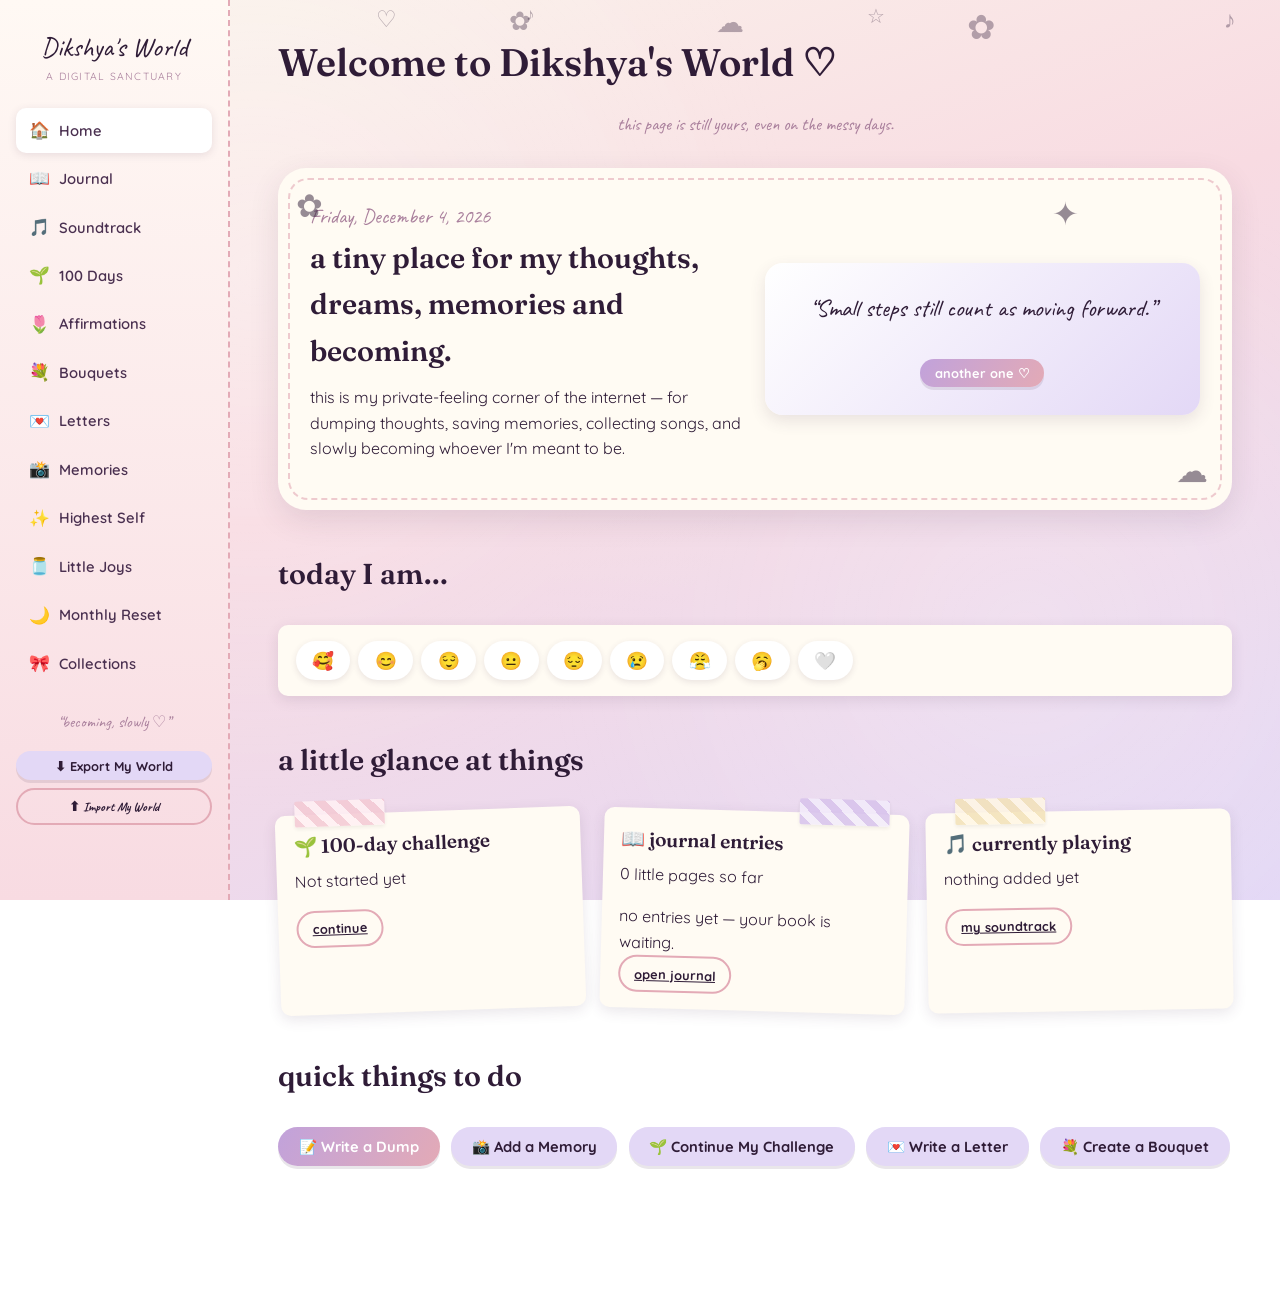
<file: index.html>
<!DOCTYPE html>
<html lang="en">
<head>
<meta charset="UTF-8">
<meta name="viewport" content="width=device-width, initial-scale=1.0">
<title>Dikshya's World ♡</title>
<meta name="description" content="a tiny place for my thoughts, dreams, memories and becoming.">
<link rel="stylesheet" href="css/style.css">
<link rel="stylesheet" href="css/components.css">
<link rel="stylesheet" href="css/responsive.css">
</head>
<body>

<div class="floaties" id="floaties" aria-hidden="true"></div>
<div class="nav-overlay hidden" id="navOverlay"></div>

<button class="hamburger-btn" id="hamburgerBtn" aria-label="Open menu">☰</button>

<div class="app-shell">

  <aside class="sidebar">
    <a href="index.html" class="brand">Dikshya's World<span>a digital sanctuary</span></a>
    <nav aria-label="Main navigation">
      <ul class="nav-list" id="sidebarNavList"></ul>
    </nav>
    <div class="sidebar-foot">
      <p>“becoming, slowly ♡”</p>
      <button class="btn btn-sm btn-soft" id="exportWorldBtn" style="width:100%;margin-bottom:.5rem;">⬇ Export My World</button>
      <label class="btn btn-sm btn-outline" style="width:100%;text-align:center;display:block;cursor:pointer;">
        ⬆ Import My World
        <input type="file" id="importWorldInput" accept="application/json" class="sr-only">
      </label>
    </div>
  </aside>

  <main class="page-content" id="homeDashboard">
    <header class="page-header">
      <h1>Welcome to Dikshya's World <span class="accent">♡</span></h1>
      <p class="rotating-line" id="rotatingMessage"></p>
    </header>

    <section class="section scrapbook-hero">
      <span class="hero-doodle" style="top:12px; left:18px;">✿</span>
      <span class="hero-doodle" style="bottom:14px; right:24px;">☁︎</span>
      <span class="hero-doodle" style="top:20px; right:16%;">✦</span>
      <div class="grid grid-2" style="align-items:center;">
        <div>
          <span class="eyebrow" id="todayDate"></span>
          <h2>a tiny place for my thoughts,<br>dreams, memories and becoming.</h2>
          <p>this is my private-feeling corner of the internet — for dumping thoughts, saving memories, collecting songs, and slowly becoming whoever I'm meant to be.</p>
        </div>
        <div class="affirmation-spotlight">
          <p id="homeAffirmation">“…”</p>
          <button class="btn btn-sm btn-primary" id="anotherAffirmationBtn">another one ♡</button>
        </div>
      </div>
    </section>

    <section class="section">
      <div class="section-title-row"><h2>today I am…</h2></div>
      <div class="paper-card">
        <div class="mood-row" id="homeMoodPicker"></div>
      </div>
    </section>

    <section class="section">
      <div class="section-title-row"><h2>a little glance at things</h2></div>
      <div class="grid grid-3">
        <div class="paper-card tilt-1">
          <span class="washi pink" style="left:20px;"></span>
          <h3>🌱 100-day challenge</h3>
          <p id="stat-challenge">—</p>
          <a href="challenge.html" class="btn btn-sm btn-outline">continue</a>
        </div>
        <div class="paper-card tilt-2">
          <span class="washi purple" style="right:20px;"></span>
          <h3>📖 journal entries</h3>
          <p><span id="stat-journal-count">0</span> little pages so far</p>
          <div id="stat-journal-latest" class="entry-snippet"></div>
          <a href="journal.html" class="btn btn-sm btn-outline">open journal</a>
        </div>
        <div class="paper-card tilt-3">
          <span class="washi gold" style="left:30px;"></span>
          <h3>🎵 currently playing</h3>
          <p id="stat-song">—</p>
          <a href="music.html" class="btn btn-sm btn-outline">my soundtrack</a>
        </div>
      </div>
    </section>

    <section class="section">
      <div class="section-title-row"><h2>quick things to do</h2></div>
      <div class="quick-actions">
        <button class="btn btn-primary" data-goto="journal.html">📝 Write a Dump</button>
        <button class="btn btn-soft" data-goto="memories.html">📸 Add a Memory</button>
        <button class="btn btn-soft" data-goto="challenge.html">🌱 Continue My Challenge</button>
        <button class="btn btn-soft" data-goto="letters.html">💌 Write a Letter</button>
        <button class="btn btn-soft" data-goto="bouquets.html">💐 Create a Bouquet</button>
      </div>
    </section>
  </main>
</div>

<nav class="bottom-nav" id="bottomNavList" aria-label="Mobile navigation"></nav>

<script src="js/storage.js"></script>
<script src="js/app.js"></script>
</body>
</html>
</file>
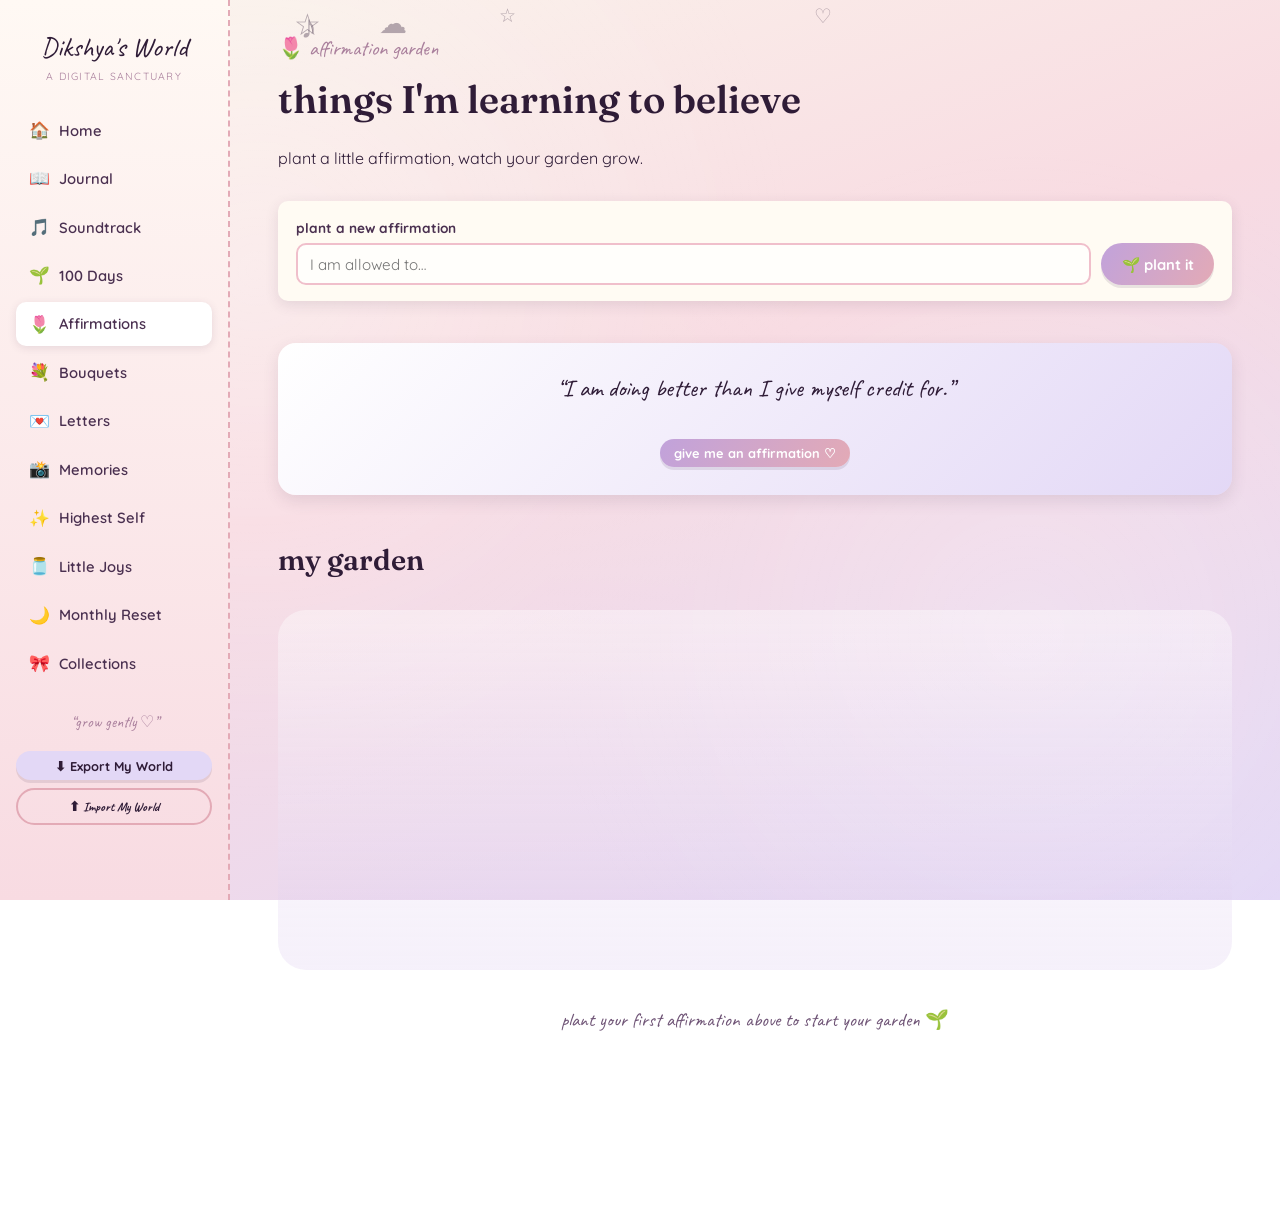
<file: affirmations.html>
<!DOCTYPE html>
<html lang="en">
<head>
<meta charset="UTF-8">
<meta name="viewport" content="width=device-width, initial-scale=1.0">
<title>Affirmation Garden · Dikshya's World</title>
<link rel="stylesheet" href="css/style.css">
<link rel="stylesheet" href="css/components.css">
<link rel="stylesheet" href="css/responsive.css">
</head>
<body>
<div class="floaties" id="floaties" aria-hidden="true"></div>
<div class="nav-overlay hidden" id="navOverlay"></div>
<button class="hamburger-btn" id="hamburgerBtn" aria-label="Open menu">☰</button>

<div class="app-shell">
  <aside class="sidebar">
    <a href="index.html" class="brand">Dikshya's World<span>a digital sanctuary</span></a>
    <nav aria-label="Main navigation"><ul class="nav-list" id="sidebarNavList"></ul></nav>
    <div class="sidebar-foot">
      <p>“grow gently ♡”</p>
      <button class="btn btn-sm btn-soft" id="exportWorldBtn" style="width:100%;margin-bottom:.5rem;">⬇ Export My World</button>
      <label class="btn btn-sm btn-outline" style="width:100%;text-align:center;display:block;cursor:pointer;">⬆ Import My World
        <input type="file" id="importWorldInput" accept="application/json" class="sr-only">
      </label>
    </div>
  </aside>

  <main class="page-content">
    <header class="page-header">
      <span class="eyebrow">🌷 affirmation garden</span>
      <h1>things I'm learning to believe</h1>
      <p>plant a little affirmation, watch your garden grow.</p>
    </header>

    <section class="section">
      <div class="paper-card">
        <label for="newAffirmation">plant a new affirmation</label>
        <div style="display:flex;gap:.6rem;flex-wrap:wrap;">
          <input type="text" id="newAffirmation" placeholder="I am allowed to…" style="flex:1;min-width:220px;margin-bottom:0;">
          <button class="btn btn-primary" id="addAffirmationBtn">🌱 plant it</button>
        </div>
      </div>
    </section>

    <section class="section">
      <div class="affirmation-spotlight">
        <p id="spotlightText">“…”</p>
        <button class="btn btn-sm btn-primary" id="giveMeOneBtn">give me an affirmation ♡</button>
      </div>
    </section>

    <section class="section">
      <div class="section-title-row"><h2>my garden</h2></div>
      <div class="garden" id="gardenGrid"></div>
      <p class="empty-state" id="gardenEmpty" style="display:none;">plant your first affirmation above to start your garden 🌱</p>
    </section>
  </main>
</div>

<nav class="bottom-nav" id="bottomNavList" aria-label="Mobile navigation"></nav>

<div class="modal-backdrop hidden" id="flowerModalBackdrop">
  <div class="modal">
    <button class="btn btn-sm btn-icon modal-close" id="closeFlowerModal" aria-label="Close">✕</button>
    <p class="big-quote" id="flowerModalText">“…”</p>
    <div class="quick-actions" style="justify-content:center;">
      <button class="btn btn-soft" id="favoriteFlowerBtn">★ favorite</button>
      <button class="btn btn-outline" id="editFlowerBtn">edit</button>
      <button class="btn btn-danger" id="deleteFlowerBtn">delete</button>
    </div>
  </div>
</div>

<script src="js/storage.js"></script>
<script src="js/app.js"></script>
<script src="js/affirmations.js"></script>
</body>
</html>
</file>
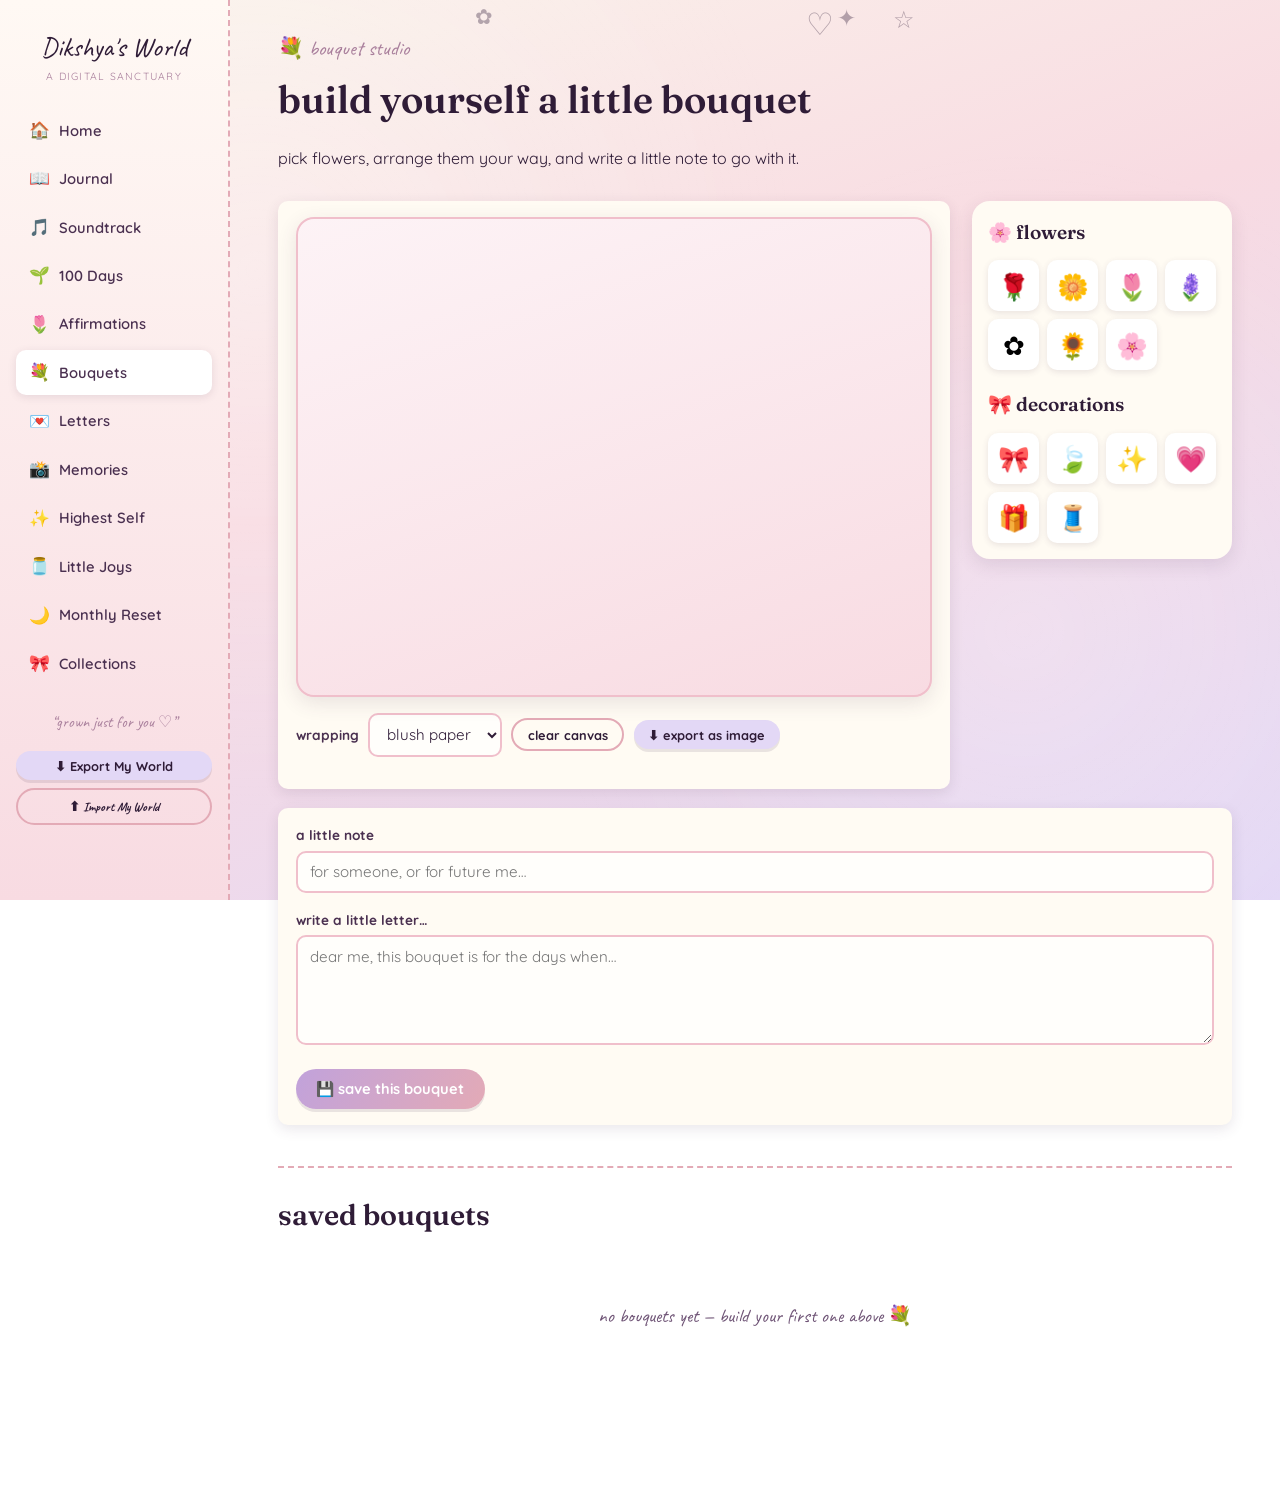
<file: bouquets.html>
<!DOCTYPE html>
<html lang="en">
<head>
<meta charset="UTF-8">
<meta name="viewport" content="width=device-width, initial-scale=1.0">
<title>Bouquet Studio · Dikshya's World</title>
<link rel="stylesheet" href="css/style.css">
<link rel="stylesheet" href="css/components.css">
<link rel="stylesheet" href="css/journal.css">
<link rel="stylesheet" href="css/responsive.css">
</head>
<body>
<div class="floaties" id="floaties" aria-hidden="true"></div>
<div class="nav-overlay hidden" id="navOverlay"></div>
<button class="hamburger-btn" id="hamburgerBtn" aria-label="Open menu">☰</button>

<div class="app-shell">
  <aside class="sidebar">
    <a href="index.html" class="brand">Dikshya's World<span>a digital sanctuary</span></a>
    <nav aria-label="Main navigation"><ul class="nav-list" id="sidebarNavList"></ul></nav>
    <div class="sidebar-foot">
      <p>“grown just for you ♡”</p>
      <button class="btn btn-sm btn-soft" id="exportWorldBtn" style="width:100%;margin-bottom:.5rem;">⬇ Export My World</button>
      <label class="btn btn-sm btn-outline" style="width:100%;text-align:center;display:block;cursor:pointer;">⬆ Import My World
        <input type="file" id="importWorldInput" accept="application/json" class="sr-only">
      </label>
    </div>
  </aside>

  <main class="page-content">
    <header class="page-header">
      <span class="eyebrow">💐 bouquet studio</span>
      <h1>build yourself a little bouquet</h1>
      <p>pick flowers, arrange them your way, and write a little note to go with it.</p>
    </header>

    <section class="section">
      <div class="journal-layout">
        <div class="paper-card" style="min-height:520px;display:flex;flex-direction:column;">
          <div id="bouquetCanvasWrap" class="creative-canvas" style="flex:1;"></div>
          <div class="journal-toolbar">
            <label for="wrappingSelect" style="margin:0;">wrapping</label>
            <select id="wrappingSelect" style="width:auto;margin-bottom:0;">
              <option value="linear-gradient(160deg,#fdf3f6,#f8dbe2)">blush paper</option>
              <option value="linear-gradient(160deg,#f3ecfb,#e3d8f6)">lilac paper</option>
              <option value="linear-gradient(160deg,#fffefb,#f3e2b8)">kraft &amp; gold</option>
              <option value="linear-gradient(160deg,#eaf7ee,#d9f0e2)">sage green</option>
            </select>
            <button class="btn btn-sm btn-outline" id="clearCanvasBtn" type="button">clear canvas</button>
            <button class="btn btn-sm btn-soft" id="exportImageBtn" type="button">⬇ export as image</button>
          </div>
        </div>

        <aside class="sticker-drawer-panel">
          <div class="sticker-drawer">
            <h3 style="margin:0;">🌸 flowers</h3>
            <div class="palette-grid" id="flowerPalette"></div>
            <h3 style="margin:.4rem 0 0;">🎀 decorations</h3>
            <div class="palette-grid" id="decorPalette"></div>
          </div>
        </aside>
      </div>

      <div class="paper-card" style="margin-top:1.2rem;">
        <label for="bouquetNote">a little note</label>
        <input type="text" id="bouquetNote" placeholder="for someone, or for future me…">
        <label for="bouquetLetter">write a little letter…</label>
        <textarea id="bouquetLetter" placeholder="dear me, this bouquet is for the days when…"></textarea>
        <button class="btn btn-primary" id="saveBouquetBtn">💾 save this bouquet</button>
      </div>
    </section>

    <hr class="dashed">

    <section class="section">
      <div class="section-title-row"><h2>saved bouquets</h2></div>
      <div class="grid grid-3" id="bouquetGallery"></div>
      <p class="empty-state" id="bouquetEmpty" style="display:none;">no bouquets yet — build your first one above 💐</p>
    </section>
  </main>
</div>

<nav class="bottom-nav" id="bottomNavList" aria-label="Mobile navigation"></nav>

<script src="js/storage.js"></script>
<script src="js/app.js"></script>
<script src="js/stickers.js"></script>
<script src="js/bouquet.js"></script>
</body>
</html>
</file>
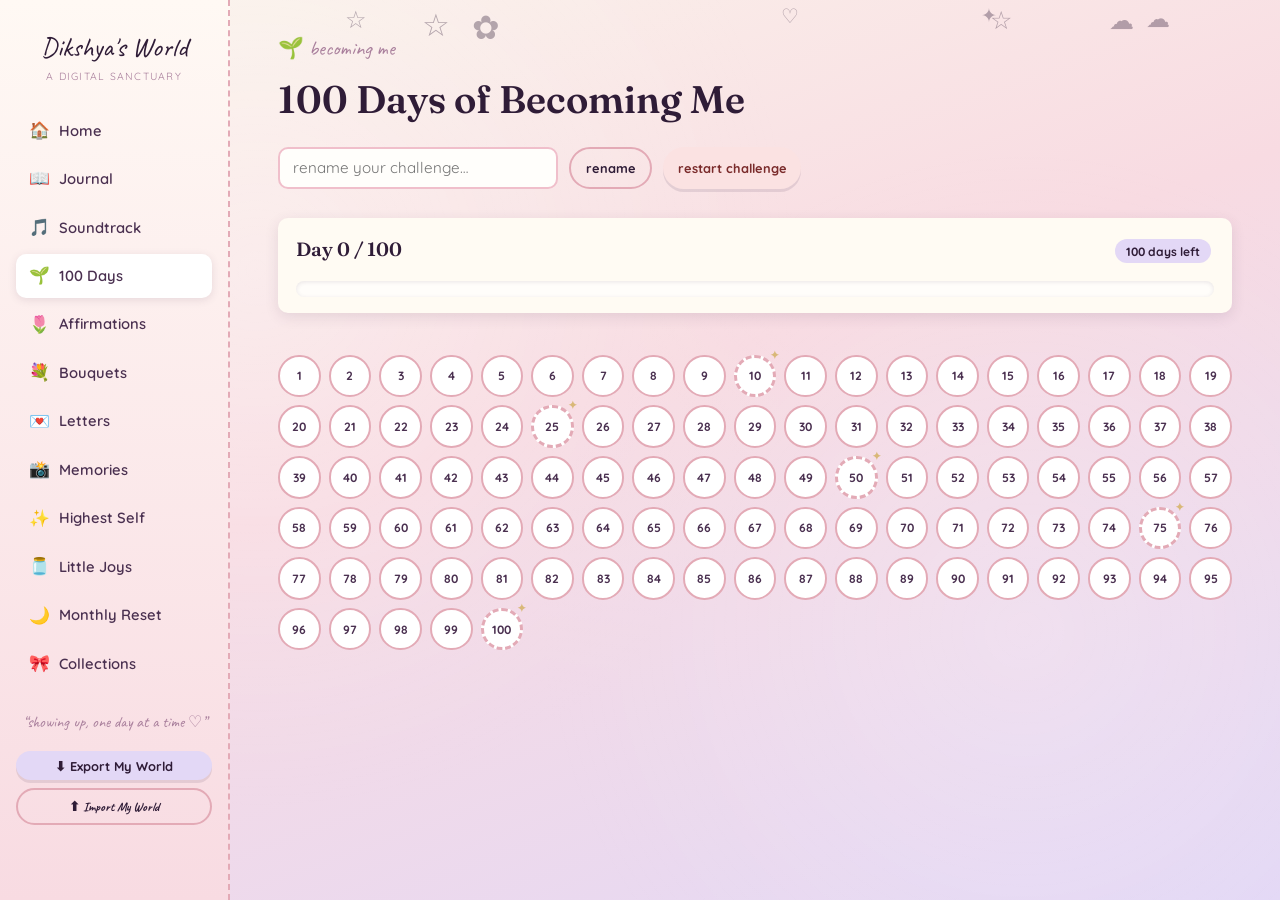
<file: challenge.html>
<!DOCTYPE html>
<html lang="en">
<head>
<meta charset="UTF-8">
<meta name="viewport" content="width=device-width, initial-scale=1.0">
<title>100 Days · Dikshya's World</title>
<link rel="stylesheet" href="css/style.css">
<link rel="stylesheet" href="css/components.css">
<link rel="stylesheet" href="css/responsive.css">
</head>
<body>
<div class="floaties" id="floaties" aria-hidden="true"></div>
<div class="nav-overlay hidden" id="navOverlay"></div>
<button class="hamburger-btn" id="hamburgerBtn" aria-label="Open menu">☰</button>

<div class="app-shell">
  <aside class="sidebar">
    <a href="index.html" class="brand">Dikshya's World<span>a digital sanctuary</span></a>
    <nav aria-label="Main navigation"><ul class="nav-list" id="sidebarNavList"></ul></nav>
    <div class="sidebar-foot">
      <p>“showing up, one day at a time ♡”</p>
      <button class="btn btn-sm btn-soft" id="exportWorldBtn" style="width:100%;margin-bottom:.5rem;">⬇ Export My World</button>
      <label class="btn btn-sm btn-outline" style="width:100%;text-align:center;display:block;cursor:pointer;">⬆ Import My World
        <input type="file" id="importWorldInput" accept="application/json" class="sr-only">
      </label>
    </div>
  </aside>

  <main class="page-content">
    <header class="page-header">
      <span class="eyebrow">🌱 becoming me</span>
      <h1 id="challengeName">100 Days of Becoming Me</h1>
      <div class="quick-actions">
        <input type="text" id="challengeNameInput" placeholder="rename your challenge…" style="max-width:280px;margin-bottom:0;">
        <button class="btn btn-sm btn-outline" id="renameBtn">rename</button>
        <button class="btn btn-sm btn-danger" id="resetChallengeBtn">restart challenge</button>
      </div>
    </header>

    <section class="section paper-card">
      <div class="section-title-row">
        <h3 id="progressLabel" style="margin:0;">Day 0 / 100</h3>
        <span id="daysLeftLabel" class="tag">100 days left</span>
      </div>
      <div class="progress-bar-track"><div class="progress-bar-fill" id="progressFill" style="width:0%;"></div></div>
    </section>

    <section class="section">
      <div class="day-grid" id="dayGrid"></div>
    </section>
  </main>
</div>

<nav class="bottom-nav" id="bottomNavList" aria-label="Mobile navigation"></nav>

<div class="modal-backdrop hidden" id="dayModalBackdrop">
  <div class="modal">
    <button class="btn btn-sm btn-icon modal-close" id="closeDayModal" aria-label="Close">✕</button>
    <h3 id="dayModalTitle">Day 1</h3>
    <label for="dayHabit">habit / task</label>
    <input type="text" id="dayHabit" placeholder="e.g. drink water, journal, walk">
    <label for="dayNote">note</label>
    <textarea id="dayNote" placeholder="how did today go?"></textarea>
    <label for="dayMood">mood</label>
    <div class="mood-row" id="dayModalMood"></div>
    <div class="quick-actions">
      <button class="btn btn-primary" id="saveDayBtn">save day</button>
      <button class="btn btn-soft" id="toggleDoneBtn">mark complete</button>
    </div>
  </div>
</div>

<script src="js/storage.js"></script>
<script src="js/app.js"></script>
<script src="js/challenge.js"></script>
</body>
</html>
</file>
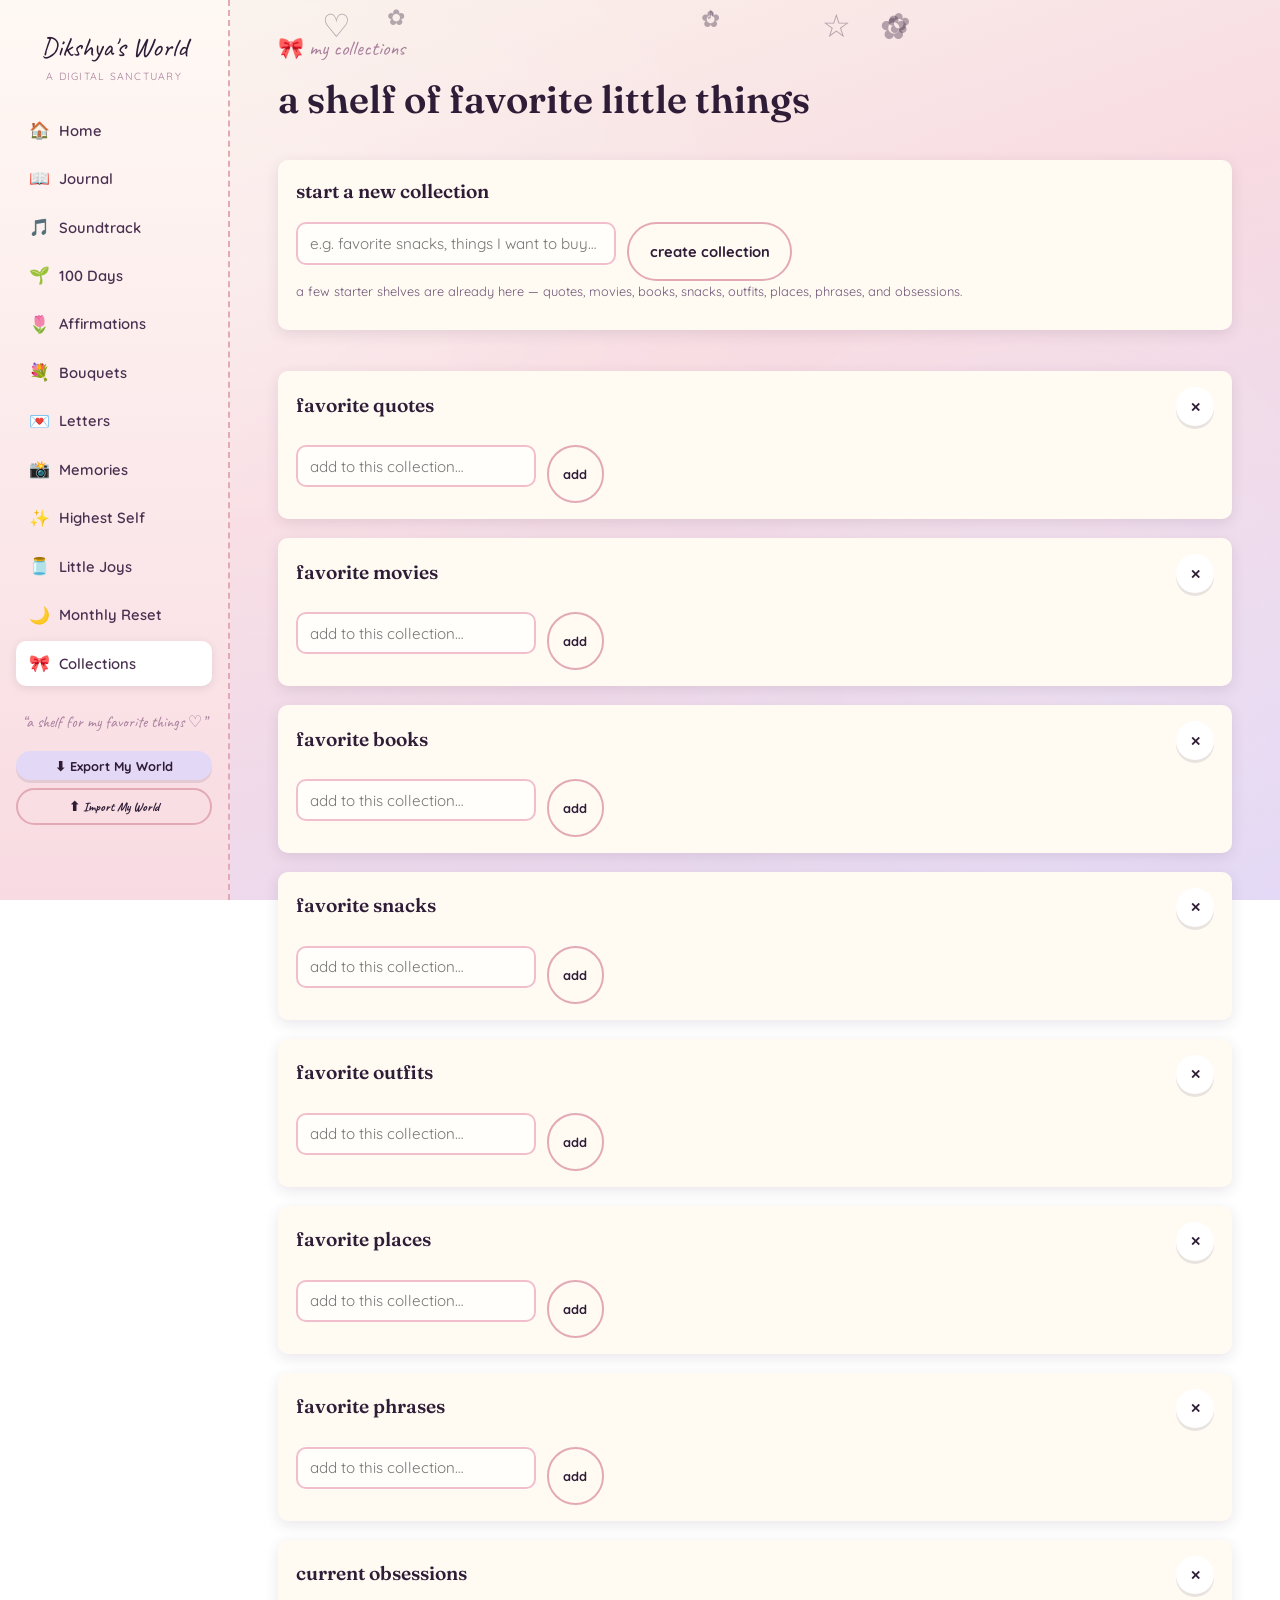
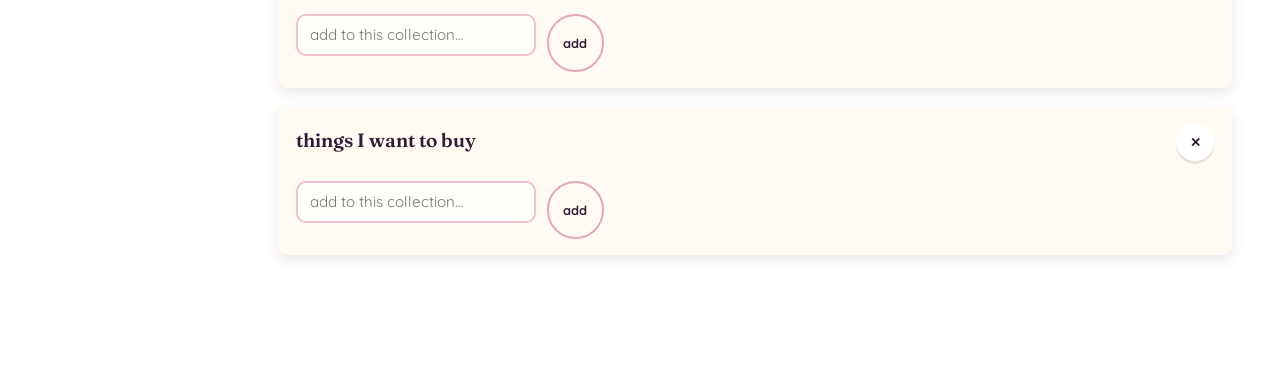
<file: collections.html>
<!DOCTYPE html>
<html lang="en">
<head>
<meta charset="UTF-8">
<meta name="viewport" content="width=device-width, initial-scale=1.0">
<title>Collections · Dikshya's World</title>
<link rel="stylesheet" href="css/style.css">
<link rel="stylesheet" href="css/components.css">
<link rel="stylesheet" href="css/responsive.css">
</head>
<body>
<div class="floaties" id="floaties" aria-hidden="true"></div>
<div class="nav-overlay hidden" id="navOverlay"></div>
<button class="hamburger-btn" id="hamburgerBtn" aria-label="Open menu">☰</button>

<div class="app-shell">
  <aside class="sidebar">
    <a href="index.html" class="brand">Dikshya's World<span>a digital sanctuary</span></a>
    <nav aria-label="Main navigation"><ul class="nav-list" id="sidebarNavList"></ul></nav>
    <div class="sidebar-foot">
      <p>“a shelf for my favorite things ♡”</p>
      <button class="btn btn-sm btn-soft" id="exportWorldBtn" style="width:100%;margin-bottom:.5rem;">⬇ Export My World</button>
      <label class="btn btn-sm btn-outline" style="width:100%;text-align:center;display:block;cursor:pointer;">⬆ Import My World
        <input type="file" id="importWorldInput" accept="application/json" class="sr-only">
      </label>
    </div>
  </aside>

  <main class="page-content">
    <header class="page-header">
      <span class="eyebrow">🎀 my collections</span>
      <h1>a shelf of favorite little things</h1>
    </header>

    <section class="section paper-card">
      <h3 style="margin-top:0;">start a new collection</h3>
      <div class="quick-actions">
        <input type="text" id="newCollectionInput" placeholder="e.g. favorite snacks, things I want to buy…" style="max-width:320px;">
        <button class="btn btn-outline" id="addCollectionBtn">create collection</button>
      </div>
      <p style="font-size:.8rem;color:var(--plum-soft);">a few starter shelves are already here — quotes, movies, books, snacks, outfits, places, phrases, and obsessions.</p>
    </section>

    <section class="section" id="collectionsWrap"></section>
  </main>
</div>

<nav class="bottom-nav" id="bottomNavList" aria-label="Mobile navigation"></nav>

<script src="js/storage.js"></script>
<script src="js/app.js"></script>
<script src="js/collections.js"></script>
</body>
</html>
</file>
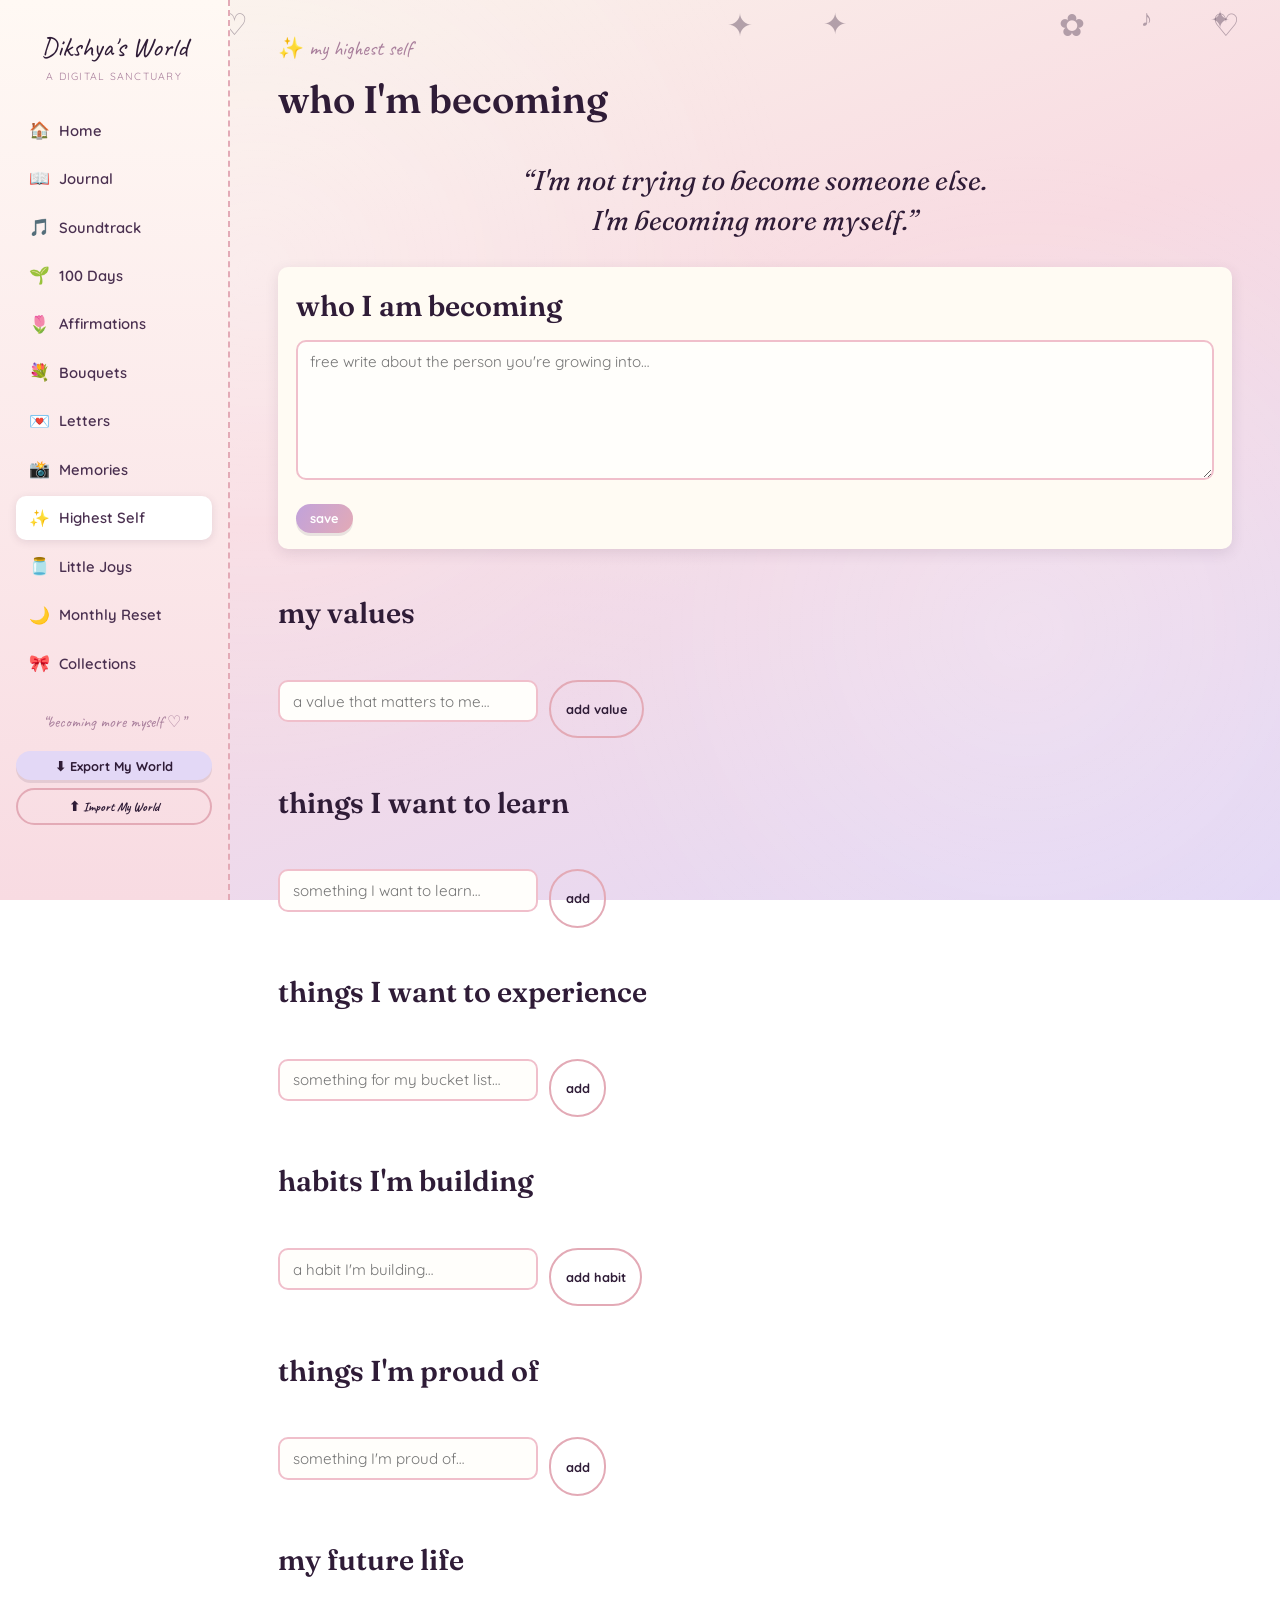
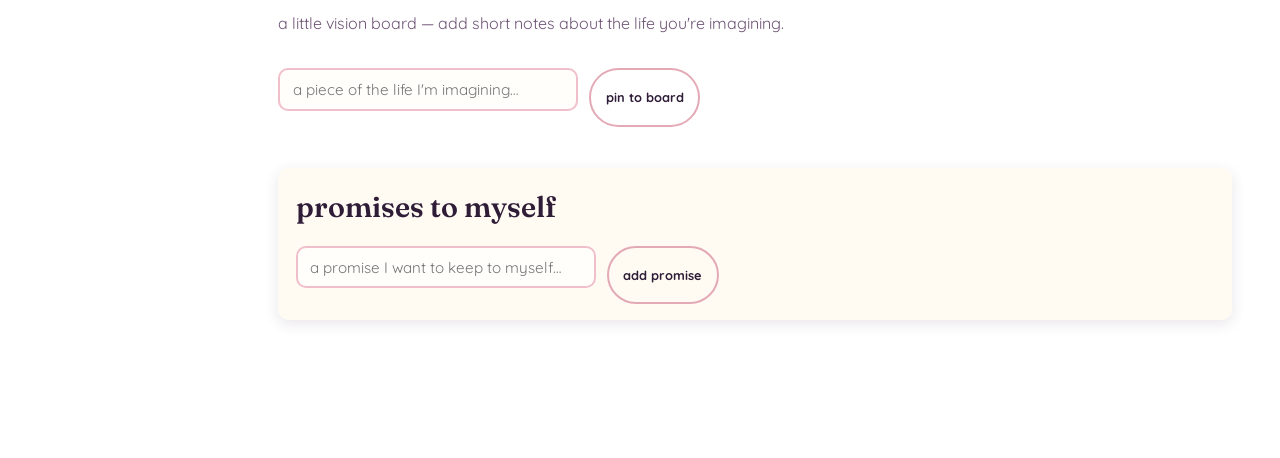
<file: highest-self.html>
<!DOCTYPE html>
<html lang="en">
<head>
<meta charset="UTF-8">
<meta name="viewport" content="width=device-width, initial-scale=1.0">
<title>Highest Self · Dikshya's World</title>
<link rel="stylesheet" href="css/style.css">
<link rel="stylesheet" href="css/components.css">
<link rel="stylesheet" href="css/responsive.css">
</head>
<body>
<div class="floaties" id="floaties" aria-hidden="true"></div>
<div class="nav-overlay hidden" id="navOverlay"></div>
<button class="hamburger-btn" id="hamburgerBtn" aria-label="Open menu">☰</button>

<div class="app-shell">
  <aside class="sidebar">
    <a href="index.html" class="brand">Dikshya's World<span>a digital sanctuary</span></a>
    <nav aria-label="Main navigation"><ul class="nav-list" id="sidebarNavList"></ul></nav>
    <div class="sidebar-foot">
      <p>“becoming more myself ♡”</p>
      <button class="btn btn-sm btn-soft" id="exportWorldBtn" style="width:100%;margin-bottom:.5rem;">⬇ Export My World</button>
      <label class="btn btn-sm btn-outline" style="width:100%;text-align:center;display:block;cursor:pointer;">⬆ Import My World
        <input type="file" id="importWorldInput" accept="application/json" class="sr-only">
      </label>
    </div>
  </aside>

  <main class="page-content">
    <header class="page-header">
      <span class="eyebrow">✨ my highest self</span>
      <h1>who I'm becoming</h1>
    </header>

    <p class="big-quote">“I'm not trying to become someone else.<br>I'm becoming more myself.”</p>

    <section class="section paper-card">
      <h2>who I am becoming</h2>
      <textarea id="becomingText" placeholder="free write about the person you're growing into…" style="min-height:140px;"></textarea>
      <button class="btn btn-sm btn-primary" id="saveBecomingBtn">save</button>
    </section>

    <section class="section">
      <div class="section-title-row"><h2>my values</h2></div>
      <div id="valuesList" class="grid grid-3"></div>
      <div class="quick-actions"><input type="text" id="valueInput" placeholder="a value that matters to me…" style="max-width:260px;"><button class="btn btn-sm btn-outline" id="addValueBtn">add value</button></div>
    </section>

    <section class="section">
      <div class="section-title-row"><h2>things I want to learn</h2></div>
      <div id="learnList" class="grid grid-2"></div>
      <div class="quick-actions"><input type="text" id="learnInput" placeholder="something I want to learn…" style="max-width:260px;"><button class="btn btn-sm btn-outline" id="addLearnBtn">add</button></div>
    </section>

    <section class="section">
      <div class="section-title-row"><h2>things I want to experience</h2></div>
      <div id="bucketList" class="grid grid-2"></div>
      <div class="quick-actions"><input type="text" id="bucketInput" placeholder="something for my bucket list…" style="max-width:260px;"><button class="btn btn-sm btn-outline" id="addBucketBtn">add</button></div>
    </section>

    <section class="section">
      <div class="section-title-row"><h2>habits I'm building</h2></div>
      <div id="habitsList" class="grid grid-3"></div>
      <div class="quick-actions"><input type="text" id="habitInput" placeholder="a habit I'm building…" style="max-width:260px;"><button class="btn btn-sm btn-outline" id="addHabitBtn">add habit</button></div>
    </section>

    <section class="section">
      <div class="section-title-row"><h2>things I'm proud of</h2></div>
      <div id="proudList" class="grid grid-2"></div>
      <div class="quick-actions"><input type="text" id="proudInput" placeholder="something I'm proud of…" style="max-width:260px;"><button class="btn btn-sm btn-outline" id="addProudBtn">add</button></div>
    </section>

    <section class="section">
      <div class="section-title-row"><h2>my future life</h2></div>
      <p style="color:var(--plum-soft);">a little vision board — add short notes about the life you're imagining.</p>
      <div class="vision-board" id="visionBoard"></div>
      <div class="quick-actions"><input type="text" id="visionInput" placeholder="a piece of the life I'm imagining…" style="max-width:300px;"><button class="btn btn-sm btn-outline" id="addVisionBtn">pin to board</button></div>
    </section>

    <section class="section paper-card">
      <h2>promises to myself</h2>
      <div id="promisesList"></div>
      <div class="quick-actions"><input type="text" id="promiseInput" placeholder="a promise I want to keep to myself…" style="max-width:300px;"><button class="btn btn-sm btn-outline" id="addPromiseBtn">add promise</button></div>
    </section>
  </main>
</div>

<nav class="bottom-nav" id="bottomNavList" aria-label="Mobile navigation"></nav>

<script src="js/storage.js"></script>
<script src="js/app.js"></script>
<script src="js/highest-self.js"></script>
</body>
</html>
</file>
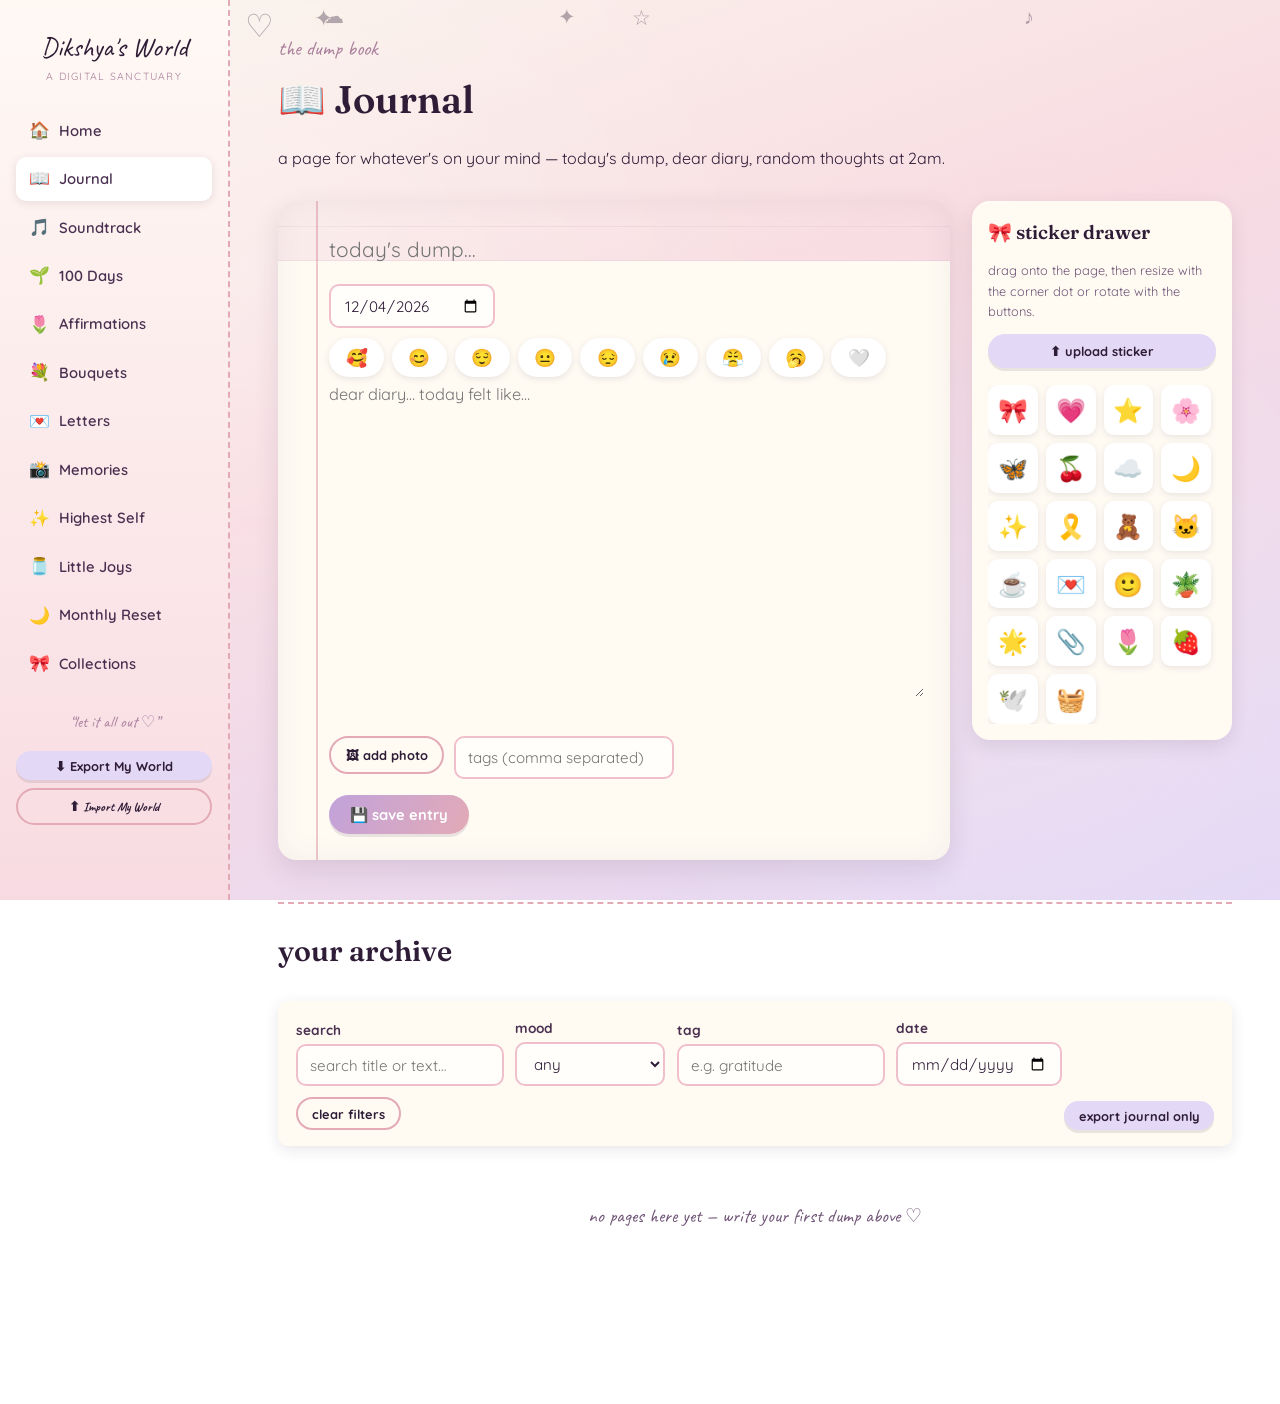
<file: journal.html>
<!DOCTYPE html>
<html lang="en">
<head>
<meta charset="UTF-8">
<meta name="viewport" content="width=device-width, initial-scale=1.0">
<title>Journal · Dikshya's World</title>
<link rel="stylesheet" href="css/style.css">
<link rel="stylesheet" href="css/components.css">
<link rel="stylesheet" href="css/journal.css">
<link rel="stylesheet" href="css/responsive.css">
</head>
<body>

<div class="floaties" id="floaties" aria-hidden="true"></div>
<div class="nav-overlay hidden" id="navOverlay"></div>
<button class="hamburger-btn" id="hamburgerBtn" aria-label="Open menu">☰</button>

<div class="app-shell">
  <aside class="sidebar">
    <a href="index.html" class="brand">Dikshya's World<span>a digital sanctuary</span></a>
    <nav aria-label="Main navigation"><ul class="nav-list" id="sidebarNavList"></ul></nav>
    <div class="sidebar-foot">
      <p>“let it all out ♡”</p>
      <button class="btn btn-sm btn-soft" id="exportWorldBtn" style="width:100%;margin-bottom:.5rem;">⬇ Export My World</button>
      <label class="btn btn-sm btn-outline" style="width:100%;text-align:center;display:block;cursor:pointer;">
        ⬆ Import My World
        <input type="file" id="importWorldInput" accept="application/json" class="sr-only">
      </label>
    </div>
  </aside>

  <main class="page-content">
    <header class="page-header">
      <span class="eyebrow">the dump book</span>
      <h1>📖 Journal</h1>
      <p>a page for whatever's on your mind — today's dump, dear diary, random thoughts at 2am.</p>
    </header>

    <section class="section">
      <div class="journal-layout">
        <div class="notebook-page">
          <input type="hidden" id="editingEntryId">
          <div class="journal-meta-row">
            <input type="text" id="entryTitle" class="journal-title-input" placeholder="today's dump…">
          </div>
          <div class="journal-date-mood">
            <label for="entryDate" class="sr-only">Date</label>
            <input type="date" id="entryDate" style="width:auto;margin-bottom:0;">
            <div class="mood-row" id="entryMoodPicker"></div>
          </div>

          <div style="position:relative;">
            <textarea id="entryText" class="journal-textarea" placeholder="dear diary… today felt like…"></textarea>
            <div class="journal-canvas-overlay" id="journalCanvas"></div>
          </div>

          <div id="entryImagePreviewWrap"></div>

          <div class="journal-toolbar">
            <label class="btn btn-sm btn-outline" style="cursor:pointer;">
              🖼 add photo
              <input type="file" id="entryImageInput" accept="image/*" class="sr-only">
            </label>
            <button class="btn btn-sm btn-outline" id="removeEntryImageBtn" type="button" style="display:none;">remove photo</button>
            <input type="text" id="entryTags" placeholder="tags (comma separated)" style="max-width:220px;margin-bottom:0;">
          </div>

          <div class="quick-actions">
            <button class="btn btn-primary" id="saveEntryBtn">💾 save entry</button>
            <button class="btn btn-outline" id="cancelEditBtn" style="display:none;">cancel editing</button>
          </div>
        </div>

        <aside class="sticker-drawer-panel">
          <div class="sticker-drawer">
            <h3 style="margin:0;">🎀 sticker drawer</h3>
            <p style="font-size:.8rem;color:var(--plum-soft);margin:0;">drag onto the page, then resize with the corner dot or rotate with the buttons.</p>
            <label class="btn btn-sm btn-soft" style="cursor:pointer;text-align:center;">
              ⬆ upload sticker
              <input type="file" accept="image/png,image/webp" class="sticker-upload-input sr-only">
            </label>
            <div class="sticker-shelf"></div>
          </div>
        </aside>
      </div>
    </section>

    <hr class="dashed">

    <section class="section">
      <div class="section-title-row"><h2>your archive</h2></div>
      <div class="archive-toolbar paper-card">
        <div>
          <label for="searchEntries">search</label>
          <input type="text" id="searchEntries" placeholder="search title or text…">
        </div>
        <div>
          <label for="filterMood">mood</label>
          <select id="filterMood"><option value="">any</option></select>
        </div>
        <div>
          <label for="filterTag">tag</label>
          <input type="text" id="filterTag" placeholder="e.g. gratitude">
        </div>
        <div>
          <label for="filterDate">date</label>
          <input type="date" id="filterDate">
        </div>
        <div>
          <button class="btn btn-sm btn-outline" id="clearFiltersBtn" type="button">clear filters</button>
        </div>
        <div style="margin-left:auto;">
          <button class="btn btn-sm btn-soft" id="exportJournalBtn" type="button">export journal only</button>
        </div>
      </div>

      <div class="entry-archive" id="entryArchive"></div>
      <p class="empty-state" id="archiveEmptyState" style="display:none;">no pages here yet — write your first dump above ♡</p>
    </section>
  </main>
</div>

<nav class="bottom-nav" id="bottomNavList" aria-label="Mobile navigation"></nav>

<script src="js/storage.js"></script>
<script src="js/app.js"></script>
<script src="js/stickers.js"></script>
<script src="js/journal.js"></script>
</body>
</html>
</file>
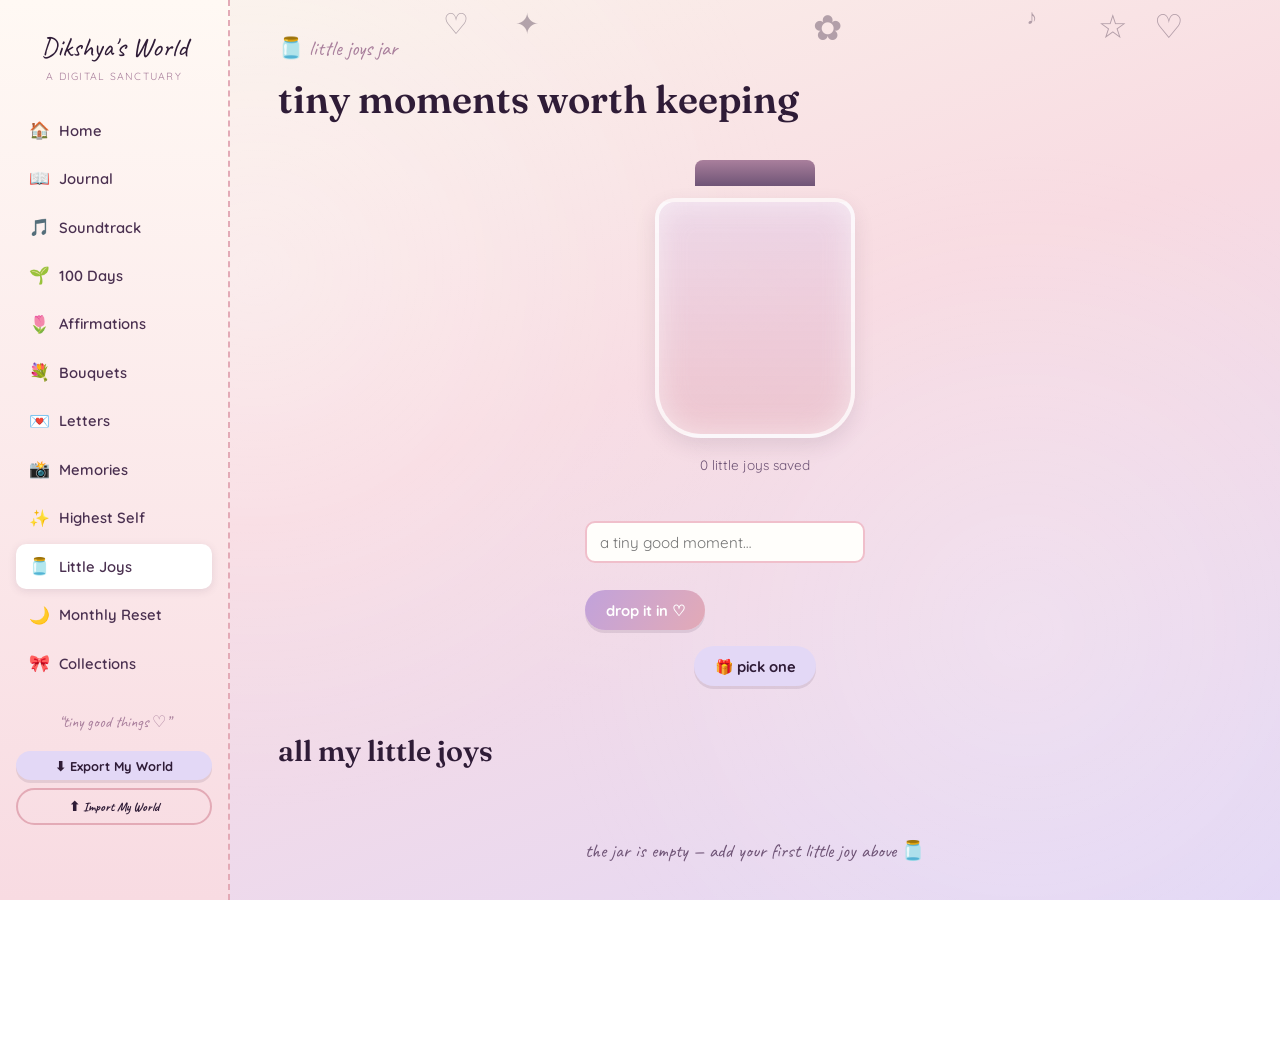
<file: joys.html>
<!DOCTYPE html>
<html lang="en">
<head>
<meta charset="UTF-8">
<meta name="viewport" content="width=device-width, initial-scale=1.0">
<title>Little Joys Jar · Dikshya's World</title>
<link rel="stylesheet" href="css/style.css">
<link rel="stylesheet" href="css/components.css">
<link rel="stylesheet" href="css/responsive.css">
</head>
<body>
<div class="floaties" id="floaties" aria-hidden="true"></div>
<div class="nav-overlay hidden" id="navOverlay"></div>
<button class="hamburger-btn" id="hamburgerBtn" aria-label="Open menu">☰</button>

<div class="app-shell">
  <aside class="sidebar">
    <a href="index.html" class="brand">Dikshya's World<span>a digital sanctuary</span></a>
    <nav aria-label="Main navigation"><ul class="nav-list" id="sidebarNavList"></ul></nav>
    <div class="sidebar-foot">
      <p>“tiny good things ♡”</p>
      <button class="btn btn-sm btn-soft" id="exportWorldBtn" style="width:100%;margin-bottom:.5rem;">⬇ Export My World</button>
      <label class="btn btn-sm btn-outline" style="width:100%;text-align:center;display:block;cursor:pointer;">⬆ Import My World
        <input type="file" id="importWorldInput" accept="application/json" class="sr-only">
      </label>
    </div>
  </aside>

  <main class="page-content">
    <header class="page-header">
      <span class="eyebrow">🫙 little joys jar</span>
      <h1>tiny moments worth keeping</h1>
    </header>

    <section class="section">
      <div class="jar-wrap">
        <div class="jar-lid"></div>
        <div class="jar" id="jarVisual"></div>
        <p style="color:var(--plum-soft);font-size:.85rem;" id="jarCount">0 little joys saved</p>
        <div class="quick-actions">
          <input type="text" id="joyInput" placeholder="a tiny good moment…" style="max-width:280px;">
          <button class="btn btn-primary" id="addJoyBtn">drop it in ♡</button>
        </div>
        <button class="btn btn-soft" id="pickJoyBtn">🎁 pick one</button>
      </div>
    </section>

    <section class="section">
      <div class="section-title-row"><h2>all my little joys</h2></div>
      <div class="grid grid-3" id="joyList"></div>
      <p class="empty-state" id="joyEmpty" style="display:none;">the jar is empty — add your first little joy above 🫙</p>
    </section>
  </main>
</div>

<nav class="bottom-nav" id="bottomNavList" aria-label="Mobile navigation"></nav>

<div class="modal-backdrop hidden" id="joyModalBackdrop">
  <div class="modal">
    <button class="btn btn-sm btn-icon modal-close" id="closeJoyModal" aria-label="Close">✕</button>
    <p class="big-quote" id="joyModalText">“…”</p>
  </div>
</div>

<script src="js/storage.js"></script>
<script src="js/app.js"></script>
<script src="js/joys.js"></script>
</body>
</html>
</file>
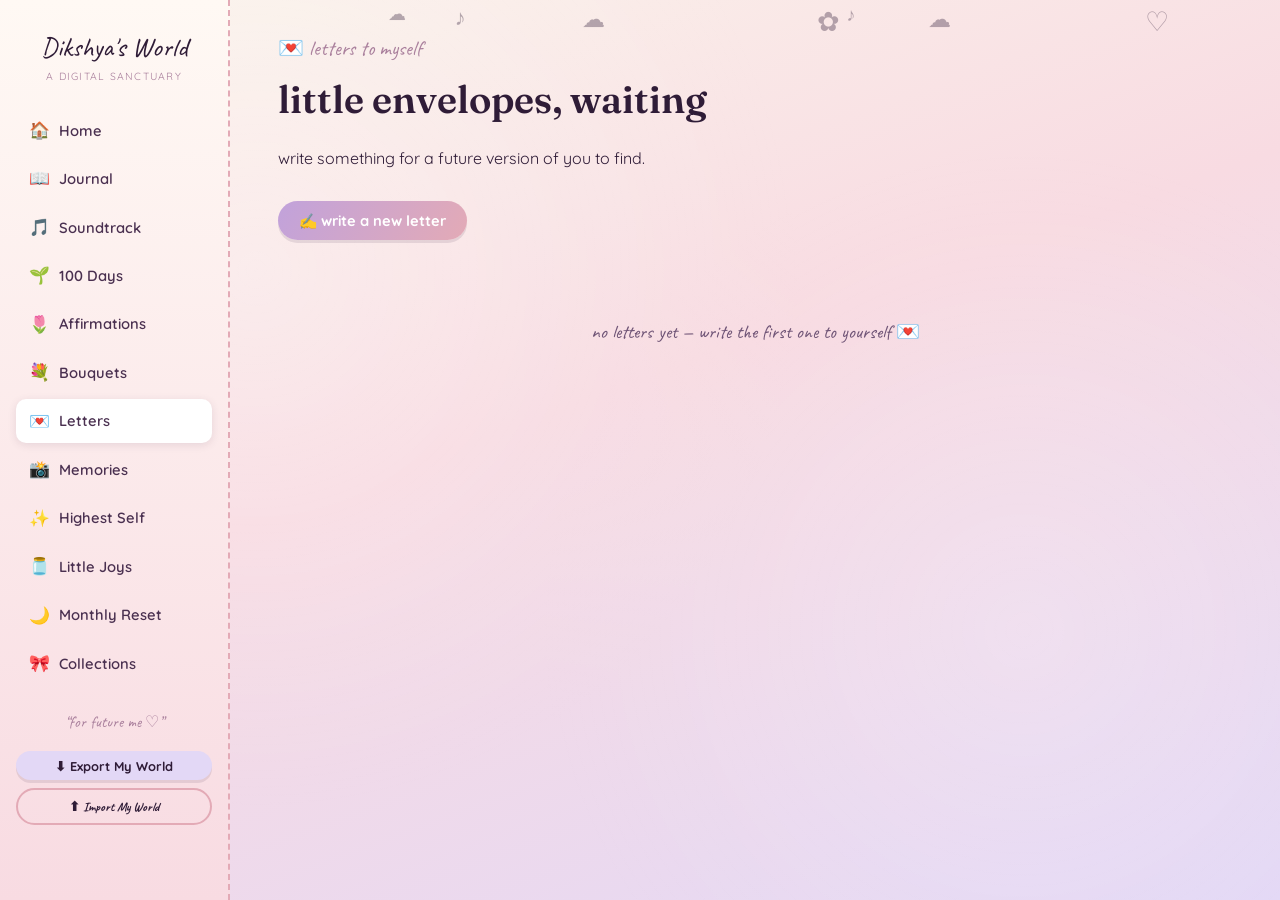
<file: letters.html>
<!DOCTYPE html>
<html lang="en">
<head>
<meta charset="UTF-8">
<meta name="viewport" content="width=device-width, initial-scale=1.0">
<title>Letters to Myself · Dikshya's World</title>
<link rel="stylesheet" href="css/style.css">
<link rel="stylesheet" href="css/components.css">
<link rel="stylesheet" href="css/responsive.css">
</head>
<body>
<div class="floaties" id="floaties" aria-hidden="true"></div>
<div class="nav-overlay hidden" id="navOverlay"></div>
<button class="hamburger-btn" id="hamburgerBtn" aria-label="Open menu">☰</button>

<div class="app-shell">
  <aside class="sidebar">
    <a href="index.html" class="brand">Dikshya's World<span>a digital sanctuary</span></a>
    <nav aria-label="Main navigation"><ul class="nav-list" id="sidebarNavList"></ul></nav>
    <div class="sidebar-foot">
      <p>“for future me ♡”</p>
      <button class="btn btn-sm btn-soft" id="exportWorldBtn" style="width:100%;margin-bottom:.5rem;">⬇ Export My World</button>
      <label class="btn btn-sm btn-outline" style="width:100%;text-align:center;display:block;cursor:pointer;">⬆ Import My World
        <input type="file" id="importWorldInput" accept="application/json" class="sr-only">
      </label>
    </div>
  </aside>

  <main class="page-content">
    <header class="page-header">
      <span class="eyebrow">💌 letters to myself</span>
      <h1>little envelopes, waiting</h1>
      <p>write something for a future version of you to find.</p>
    </header>

    <section class="section">
      <button class="btn btn-primary" id="newLetterBtn">✍️ write a new letter</button>
    </section>

    <section class="section">
      <div class="envelope-grid" id="envelopeGrid"></div>
      <p class="empty-state" id="letterEmpty" style="display:none;">no letters yet — write the first one to yourself 💌</p>
    </section>
  </main>
</div>

<nav class="bottom-nav" id="bottomNavList" aria-label="Mobile navigation"></nav>

<div class="modal-backdrop hidden" id="letterModalBackdrop">
  <div class="modal">
    <button class="btn btn-sm btn-icon modal-close" id="closeLetterModal" aria-label="Close">✕</button>
    <div id="letterFormView">
      <h3>write a letter</h3>
      <label for="letterCategory">open when…</label>
      <select id="letterCategory">
        <option>Open when I need motivation</option>
        <option>Open when I'm proud of myself</option>
        <option>Open when I feel lost</option>
        <option>Open when I achieve something</option>
        <option>Open on my birthday</option>
        <option>Open one year from now</option>
        <option>Open when I need to remember who I am</option>
      </select>
      <label for="letterTitle">title</label>
      <input type="text" id="letterTitle" placeholder="a little title…">
      <label for="letterRecipient">to</label>
      <input type="text" id="letterRecipient" value="me" placeholder="me">
      <label for="letterBody">your letter</label>
      <textarea id="letterBody" placeholder="dear me…"></textarea>
      <label for="letterImageInput">optional photo</label>
      <input type="file" id="letterImageInput" accept="image/*">
      <button class="btn btn-primary" id="saveLetterBtn">seal &amp; save</button>
    </div>
    <div id="letterReadView" style="display:none;">
      <span class="eyebrow" id="readCategory"></span>
      <h3 id="readTitle"></h3>
      <p style="font-size:.85rem;color:var(--plum-soft);" id="readMeta"></p>
      <div id="readImageWrap"></div>
      <p id="readBody" style="white-space:pre-wrap;"></p>
      <div class="quick-actions">
        <button class="btn btn-danger" id="deleteLetterBtn">delete letter</button>
      </div>
    </div>
  </div>
</div>

<script src="js/storage.js"></script>
<script src="js/app.js"></script>
<script src="js/letters.js"></script>
</body>
</html>
</file>
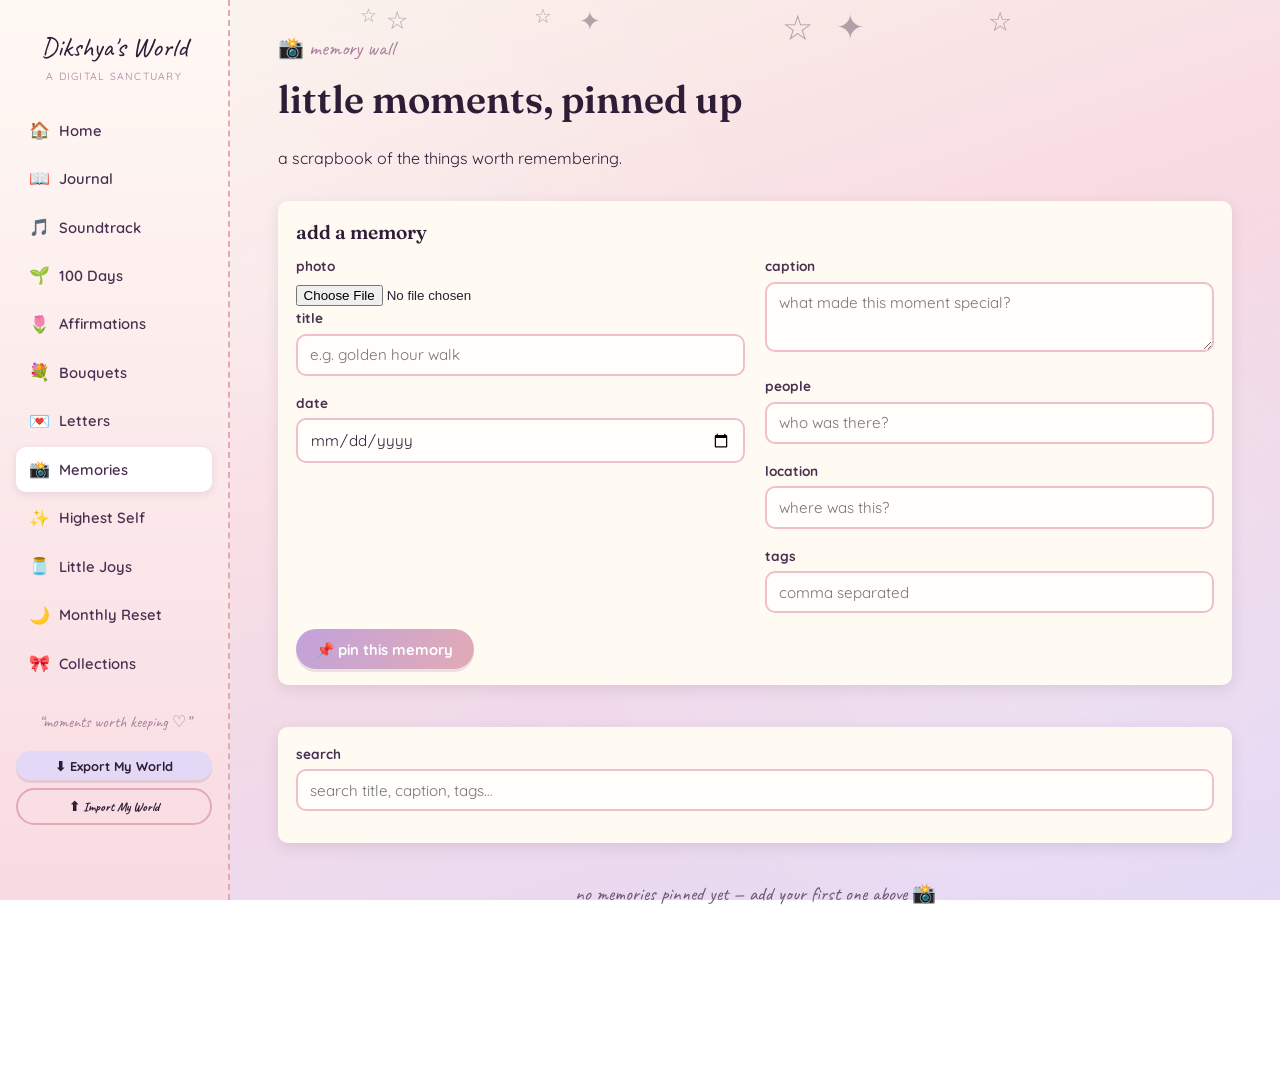
<file: memories.html>
<!DOCTYPE html>
<html lang="en">
<head>
<meta charset="UTF-8">
<meta name="viewport" content="width=device-width, initial-scale=1.0">
<title>Memory Wall · Dikshya's World</title>
<link rel="stylesheet" href="css/style.css">
<link rel="stylesheet" href="css/components.css">
<link rel="stylesheet" href="css/responsive.css">
</head>
<body>
<div class="floaties" id="floaties" aria-hidden="true"></div>
<div class="nav-overlay hidden" id="navOverlay"></div>
<button class="hamburger-btn" id="hamburgerBtn" aria-label="Open menu">☰</button>

<div class="app-shell">
  <aside class="sidebar">
    <a href="index.html" class="brand">Dikshya's World<span>a digital sanctuary</span></a>
    <nav aria-label="Main navigation"><ul class="nav-list" id="sidebarNavList"></ul></nav>
    <div class="sidebar-foot">
      <p>“moments worth keeping ♡”</p>
      <button class="btn btn-sm btn-soft" id="exportWorldBtn" style="width:100%;margin-bottom:.5rem;">⬇ Export My World</button>
      <label class="btn btn-sm btn-outline" style="width:100%;text-align:center;display:block;cursor:pointer;">⬆ Import My World
        <input type="file" id="importWorldInput" accept="application/json" class="sr-only">
      </label>
    </div>
  </aside>

  <main class="page-content">
    <header class="page-header">
      <span class="eyebrow">📸 memory wall</span>
      <h1>little moments, pinned up</h1>
      <p>a scrapbook of the things worth remembering.</p>
    </header>

    <section class="section paper-card">
      <h3 style="margin-top:0;">add a memory</h3>
      <div class="grid grid-2">
        <div>
          <label for="memImage">photo</label>
          <input type="file" id="memImage" accept="image/*">
          <label for="memTitle">title</label>
          <input type="text" id="memTitle" placeholder="e.g. golden hour walk">
          <label for="memDate">date</label>
          <input type="date" id="memDate">
        </div>
        <div>
          <label for="memCaption">caption</label>
          <textarea id="memCaption" placeholder="what made this moment special?" style="min-height:70px;"></textarea>
          <label for="memPeople">people</label>
          <input type="text" id="memPeople" placeholder="who was there?">
          <label for="memLocation">location</label>
          <input type="text" id="memLocation" placeholder="where was this?">
          <label for="memTags">tags</label>
          <input type="text" id="memTags" placeholder="comma separated">
        </div>
      </div>
      <button class="btn btn-primary" id="addMemoryBtn">📌 pin this memory</button>
    </section>

    <section class="section">
      <div class="archive-toolbar paper-card">
        <div style="flex:1;min-width:200px;">
          <label for="memSearch">search</label>
          <input type="text" id="memSearch" placeholder="search title, caption, tags…">
        </div>
      </div>
      <div class="grid grid-3" id="memoryWall"></div>
      <p class="empty-state" id="memoryEmpty" style="display:none;">no memories pinned yet — add your first one above 📸</p>
    </section>
  </main>
</div>

<nav class="bottom-nav" id="bottomNavList" aria-label="Mobile navigation"></nav>

<script src="js/storage.js"></script>
<script src="js/app.js"></script>
<script src="js/memories.js"></script>
</body>
</html>
</file>
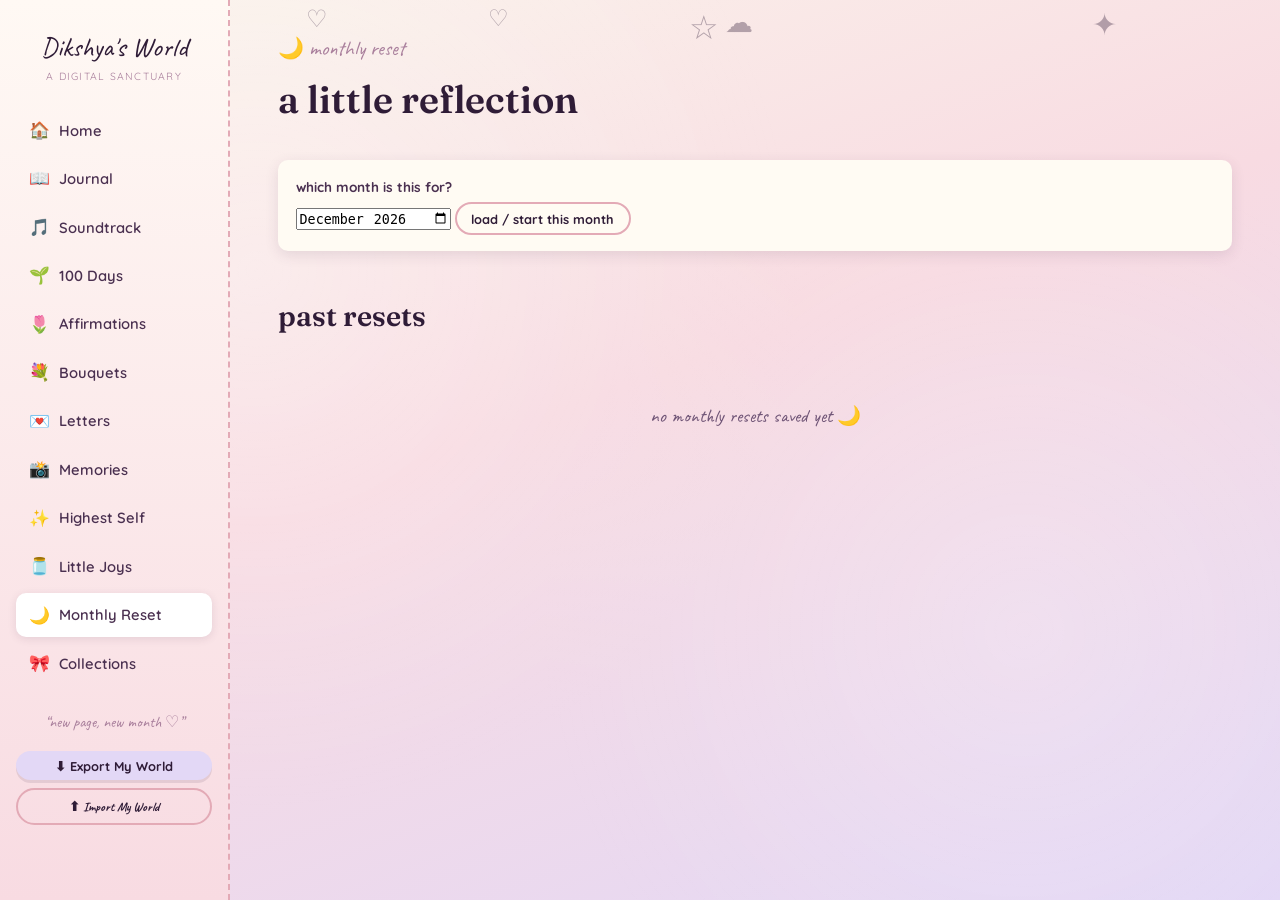
<file: monthly-reset.html>
<!DOCTYPE html>
<html lang="en">
<head>
<meta charset="UTF-8">
<meta name="viewport" content="width=device-width, initial-scale=1.0">
<title>Monthly Reset · Dikshya's World</title>
<link rel="stylesheet" href="css/style.css">
<link rel="stylesheet" href="css/components.css">
<link rel="stylesheet" href="css/responsive.css">
</head>
<body>
<div class="floaties" id="floaties" aria-hidden="true"></div>
<div class="nav-overlay hidden" id="navOverlay"></div>
<button class="hamburger-btn" id="hamburgerBtn" aria-label="Open menu">☰</button>

<div class="app-shell">
  <aside class="sidebar">
    <a href="index.html" class="brand">Dikshya's World<span>a digital sanctuary</span></a>
    <nav aria-label="Main navigation"><ul class="nav-list" id="sidebarNavList"></ul></nav>
    <div class="sidebar-foot">
      <p>“new page, new month ♡”</p>
      <button class="btn btn-sm btn-soft" id="exportWorldBtn" style="width:100%;margin-bottom:.5rem;">⬇ Export My World</button>
      <label class="btn btn-sm btn-outline" style="width:100%;text-align:center;display:block;cursor:pointer;">⬆ Import My World
        <input type="file" id="importWorldInput" accept="application/json" class="sr-only">
      </label>
    </div>
  </aside>

  <main class="page-content">
    <header class="page-header">
      <span class="eyebrow">🌙 monthly reset</span>
      <h1>a little reflection</h1>
    </header>

    <section class="section paper-card">
      <label for="resetMonth">which month is this for?</label>
      <input type="month" id="resetMonth" style="max-width:220px;">
      <button class="btn btn-sm btn-outline" id="loadMonthBtn">load / start this month</button>
    </section>

    <section class="section paper-card" id="resetForm" style="display:none;">
      <div id="resetQuestions"></div>
      <button class="btn btn-primary" id="saveResetBtn">save this month's reset</button>
    </section>

    <section class="section">
      <div class="section-title-row"><h2>past resets</h2></div>
      <div class="grid grid-2" id="resetArchive"></div>
      <p class="empty-state" id="resetEmpty" style="display:none;">no monthly resets saved yet 🌙</p>
    </section>
  </main>
</div>

<nav class="bottom-nav" id="bottomNavList" aria-label="Mobile navigation"></nav>

<script src="js/storage.js"></script>
<script src="js/app.js"></script>
<script src="js/monthly-reset.js"></script>
</body>
</html>
</file>
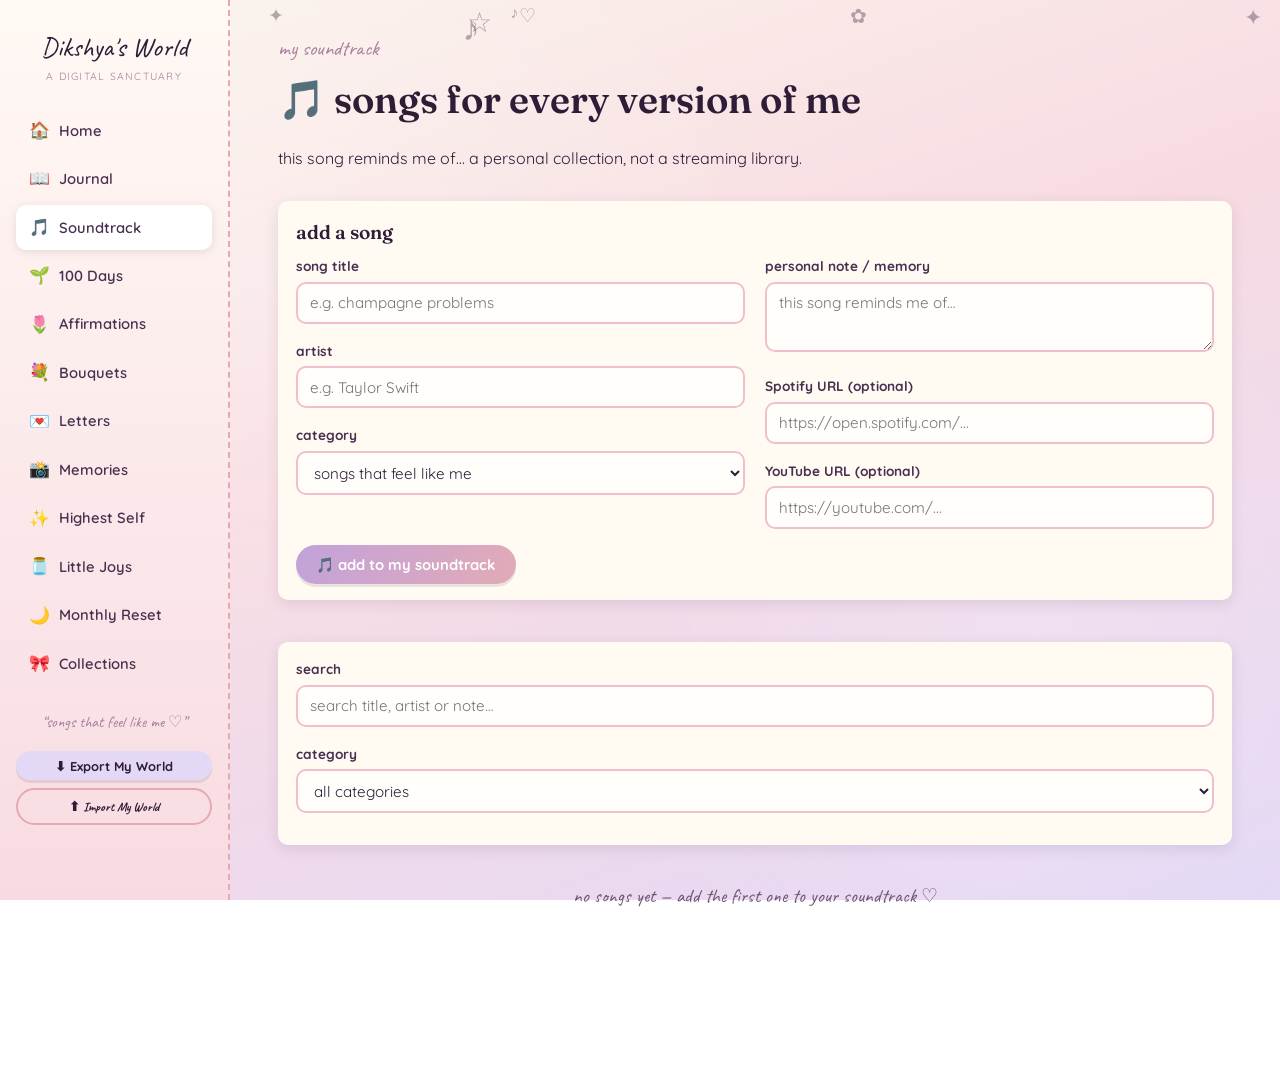
<file: music.html>
<!DOCTYPE html>
<html lang="en">
<head>
<meta charset="UTF-8">
<meta name="viewport" content="width=device-width, initial-scale=1.0">
<title>Soundtrack · Dikshya's World</title>
<link rel="stylesheet" href="css/style.css">
<link rel="stylesheet" href="css/components.css">
<link rel="stylesheet" href="css/responsive.css">
</head>
<body>
<div class="floaties" id="floaties" aria-hidden="true"></div>
<div class="nav-overlay hidden" id="navOverlay"></div>
<button class="hamburger-btn" id="hamburgerBtn" aria-label="Open menu">☰</button>

<div class="app-shell">
  <aside class="sidebar">
    <a href="index.html" class="brand">Dikshya's World<span>a digital sanctuary</span></a>
    <nav aria-label="Main navigation"><ul class="nav-list" id="sidebarNavList"></ul></nav>
    <div class="sidebar-foot">
      <p>“songs that feel like me ♡”</p>
      <button class="btn btn-sm btn-soft" id="exportWorldBtn" style="width:100%;margin-bottom:.5rem;">⬇ Export My World</button>
      <label class="btn btn-sm btn-outline" style="width:100%;text-align:center;display:block;cursor:pointer;">⬆ Import My World
        <input type="file" id="importWorldInput" accept="application/json" class="sr-only">
      </label>
    </div>
  </aside>

  <main class="page-content">
    <header class="page-header">
      <span class="eyebrow">my soundtrack</span>
      <h1>🎵 songs for every version of me</h1>
      <p>this song reminds me of… a personal collection, not a streaming library.</p>
    </header>

    <section class="section">
      <div class="paper-card">
        <h3 style="margin-top:0;">add a song</h3>
        <div class="grid grid-2">
          <div>
            <label for="songTitle">song title</label>
            <input type="text" id="songTitle" placeholder="e.g. champagne problems">
            <label for="songArtist">artist</label>
            <input type="text" id="songArtist" placeholder="e.g. Taylor Swift">
            <label for="songCategory">category</label>
            <select id="songCategory">
              <option>songs that feel like me</option>
              <option>current obsession</option>
              <option>comfort songs</option>
              <option>main character songs</option>
              <option>songs attached to memories</option>
              <option>songs for crying</option>
              <option>songs for getting my life together</option>
              <option>songs for romanticizing life</option>
            </select>
          </div>
          <div>
            <label for="songNote">personal note / memory</label>
            <textarea id="songNote" placeholder="this song reminds me of…" style="min-height:70px;"></textarea>
            <label for="songSpotify">Spotify URL (optional)</label>
            <input type="url" id="songSpotify" placeholder="https://open.spotify.com/...">
            <label for="songYoutube">YouTube URL (optional)</label>
            <input type="url" id="songYoutube" placeholder="https://youtube.com/...">
          </div>
        </div>
        <button class="btn btn-primary" id="addSongBtn">🎵 add to my soundtrack</button>
      </div>
    </section>

    <section class="section">
      <div class="archive-toolbar paper-card">
        <div style="flex:1;min-width:200px;">
          <label for="songSearch">search</label>
          <input type="text" id="songSearch" placeholder="search title, artist or note…">
        </div>
        <div>
          <label for="songCategoryFilter">category</label>
          <select id="songCategoryFilter"><option value="">all categories</option></select>
        </div>
      </div>
      <div id="musicList" class="grid grid-3"></div>
      <p class="empty-state" id="musicEmptyState" style="display:none;">no songs yet — add the first one to your soundtrack ♡</p>
    </section>
  </main>
</div>

<nav class="bottom-nav" id="bottomNavList" aria-label="Mobile navigation"></nav>

<script src="js/storage.js"></script>
<script src="js/app.js"></script>
<script src="js/music.js"></script>
</body>
</html>
</file>
<file: css/style.css>
/* ============================================================
   MY LITTLE WORLD — CORE STYLESHEET
   Design tokens, resets, typography, navigation, buttons, cards.
   ============================================================ */

@import url('https://fonts.googleapis.com/css2?family=Fraunces:ital,opsz,wght@0,9..144,400;0,9..144,500;0,9..144,600;0,9..144,700;1,9..144,500;1,9..144,600&family=Quicksand:wght@400;500;600;700&family=Caveat:wght@500;600;700&display=swap');

:root{
  /* --- palette --- */
  --blush:        #f8dbe2;
  --blush-deep:   #f0bfcb;
  --dusty-rose:   #e3aab6;
  --pastel-pink:  #f4c9d4;
  --lavender:     #e3d8f6;
  --lilac:        #d7c2ec;
  --soft-purple:  #c1a2db;
  --mauve:        #a97f9c;
  --cream:        #fbf5ec;
  --paper:        #fffbf3;
  --plum:         #4a3050;
  --plum-deep:    #2f1c37;
  --plum-soft:    #6f5476;
  --gold:         #d9b878;
  --shadow-soft:  rgba(74, 48, 80, 0.12);
  --shadow-strong:rgba(74, 48, 80, 0.22);
  --ring:         rgba(169, 127, 156, 0.45);

  /* --- gradients --- */
  --grad-page: linear-gradient(160deg, var(--cream) 0%, var(--blush) 45%, var(--lavender) 100%);
  --grad-card: linear-gradient(135deg, #fffdf9 0%, #fdf3f6 100%);
  --grad-ribbon: linear-gradient(120deg, var(--soft-purple), var(--dusty-rose));

  /* --- type --- */
  --font-display: 'Fraunces', 'Georgia', serif;
  --font-body: 'Quicksand', 'Segoe UI', sans-serif;
  --font-hand: 'Caveat', cursive;

  /* --- misc --- */
  --radius-sm: 10px;
  --radius-md: 18px;
  --radius-lg: 28px;
  --nav-width: 230px;
}

*, *::before, *::after{ box-sizing: border-box; }

html{ scroll-behavior: smooth; }

body{
  margin:0;
  min-height:100vh;
  font-family: var(--font-body);
  color: var(--plum-deep);
  background: var(--grad-page);
  background-attachment: fixed;
  line-height: 1.6;
  -webkit-font-smoothing: antialiased;
}

/* subtle paper-grain texture overlay so pages feel physical */
body::before{
  content:"";
  position: fixed; inset:0;
  pointer-events: none;
  z-index: 0;
  opacity: .5;
  background-image:
    radial-gradient(circle at 20% 30%, rgba(255,255,255,.5) 0, transparent 45%),
    radial-gradient(circle at 80% 70%, rgba(255,255,255,.35) 0, transparent 40%);
}

h1,h2,h3,h4{
  font-family: var(--font-display);
  color: var(--plum-deep);
  margin: 0 0 .4em;
  font-weight: 600;
}

h1{ font-size: clamp(1.8rem, 3vw, 2.6rem); }
h2{ font-size: clamp(1.3rem, 2.4vw, 1.8rem); }
h3{ font-size: 1.2rem; }

p{ margin:0 0 1em; }

a{ color: var(--mauve); }

.accent, .hand{
  font-family: var(--font-hand);
  font-weight: 600;
}

.eyebrow{
  font-family: var(--font-hand);
  font-size: 1.3rem;
  color: var(--mauve);
  display:block;
  margin-bottom: .1em;
}

/* focus visibility for accessibility */
a:focus-visible, button:focus-visible, input:focus-visible,
textarea:focus-visible, select:focus-visible, [tabindex]:focus-visible{
  outline: 3px solid var(--ring);
  outline-offset: 2px;
}

button{ font-family: var(--font-body); cursor: pointer; }

/* ============ LAYOUT SHELL ============ */
.app-shell{
  display:flex;
  min-height: 100vh;
  position: relative;
  z-index: 1;
}

.page-content{
  flex: 1;
  min-width: 0;
  padding: 2rem clamp(1rem, 4vw, 3rem) 6rem;
}

.page-header{
  margin-bottom: 1.8rem;
}
.page-header .eyebrow{ margin-bottom: .2em; }

/* ============ SIDEBAR NAV ============ */
.sidebar{
  width: var(--nav-width);
  flex-shrink:0;
  background: linear-gradient(180deg, #fff9f4 0%, var(--blush) 100%);
  border-right: 2px dashed var(--dusty-rose);
  padding: 1.6rem 1rem;
  position: sticky;
  top:0;
  height: 100vh;
  overflow-y:auto;
  z-index: 20;
}

.sidebar .brand{
  font-family: var(--font-hand);
  font-size: 1.7rem;
  color: var(--plum-deep);
  text-align:center;
  display:block;
  text-decoration:none;
  margin-bottom: 1.4rem;
}
.sidebar .brand span{ display:block; font-family: var(--font-body); font-size:.65rem; letter-spacing:.12em; text-transform:uppercase; color: var(--mauve); }

.nav-list{ list-style:none; margin:0; padding:0; display:flex; flex-direction:column; gap:.25rem; }

.nav-list a{
  display:flex; align-items:center; gap:.6rem;
  text-decoration:none;
  color: var(--plum);
  padding:.55rem .8rem;
  border-radius: var(--radius-sm);
  font-weight:600;
  font-size:.92rem;
  transition: background .15s ease, transform .15s ease;
}
.nav-list a .ico{ font-size:1.05rem; }
.nav-list a:hover{ background: rgba(255,255,255,.6); transform: translateX(2px); }
.nav-list a.active{ background:#fff; box-shadow: 0 2px 8px var(--shadow-soft); }

.sidebar-foot{
  margin-top:1.5rem;
  font-family: var(--font-hand);
  font-size:1rem;
  color: var(--mauve);
  text-align:center;
}

/* hamburger + mobile bottom nav (shown/hidden via responsive.css) */
.hamburger-btn{ display:none; }
.bottom-nav{ display:none; }

/* ============ BUTTONS ============ */
.btn{
  display:inline-flex; align-items:center; justify-content:center; gap:.45rem;
  border:none;
  border-radius: 999px;
  padding: .65rem 1.3rem;
  font-weight:700;
  font-size:.92rem;
  background: #fff;
  color: var(--plum-deep);
  box-shadow: 0 3px 0 var(--shadow-soft);
  transition: transform .12s ease, box-shadow .12s ease, background .15s ease;
}
.btn:hover{ transform: translateY(-2px); }
.btn:active{ transform: translateY(0); box-shadow: 0 1px 0 var(--shadow-soft); }

.btn-primary{ background: var(--grad-ribbon); color:#fff; }
.btn-soft{ background: var(--lavender); }
.btn-outline{ background: transparent; box-shadow:none; border:2px solid var(--dusty-rose); }
.btn-danger{ background:#fbe2e2; color:#7a2b2b; }
.btn-sm{ padding:.4rem .9rem; font-size:.8rem; }
.btn-icon{ width:2.4rem; height:2.4rem; padding:0; border-radius:50%; }

.quick-actions{ display:flex; flex-wrap:wrap; gap:.7rem; margin-top:1rem; }

/* ============ CARDS ============ */
.card{
  background: var(--grad-card);
  border-radius: var(--radius-md);
  box-shadow: 0 6px 20px var(--shadow-soft);
  padding: 1.4rem;
  position: relative;
}

.paper-card{
  background: var(--paper);
  border-radius: var(--radius-sm);
  box-shadow: 0 4px 14px var(--shadow-soft);
  padding: 1rem 1.1rem;
  position:relative;
}

.washi{
  position:absolute;
  height: 26px;
  width: 90px;
  opacity:.85;
  top:-14px;
  border-radius: 2px;
  box-shadow: 0 2px 4px rgba(0,0,0,.08);
}
.washi.pink{ background: repeating-linear-gradient(45deg, var(--pastel-pink), var(--pastel-pink) 8px, #fff0f4 8px, #fff0f4 16px); }
.washi.purple{ background: repeating-linear-gradient(45deg, var(--lilac), var(--lilac) 8px, #f3ecfb 8px, #f3ecfb 16px); }
.washi.gold{ background: repeating-linear-gradient(45deg, #f3e2b8, #f3e2b8 8px, #fff7e4 8px, #fff7e4 16px); }

.tilt-1{ transform: rotate(-2deg); }
.tilt-2{ transform: rotate(1.6deg); }
.tilt-3{ transform: rotate(-1deg); }

.grid{
  display:grid;
  gap: 1.2rem;
}
.grid-2{ grid-template-columns: repeat(auto-fit, minmax(260px,1fr)); }
.grid-3{ grid-template-columns: repeat(auto-fit, minmax(200px,1fr)); }
.grid-4{ grid-template-columns: repeat(auto-fit, minmax(150px,1fr)); }

.section{ margin-bottom: 2.6rem; }
.section-title-row{ display:flex; align-items:baseline; justify-content:space-between; gap:1rem; flex-wrap:wrap; margin-bottom: 1rem;}

.empty-state{
  text-align:center;
  padding: 2.2rem 1rem;
  color: var(--plum-soft);
  font-family: var(--font-hand);
  font-size: 1.2rem;
}

.tag{
  display:inline-block;
  background: var(--lavender);
  color: var(--plum-deep);
  border-radius: 999px;
  padding:.15rem .7rem;
  font-size:.75rem;
  font-weight:700;
  margin: .1rem .2rem .1rem 0;
}
.tag.mood{ background: var(--pastel-pink); }

/* form controls, shared across pages */
label{ display:block; font-weight:700; font-size:.85rem; margin-bottom:.3rem; color: var(--plum); }
input[type="text"], input[type="date"], input[type="url"], input[type="number"],
textarea, select{
  width:100%;
  font-family: var(--font-body);
  border: 2px solid var(--blush-deep);
  background: #fffefb;
  border-radius: var(--radius-sm);
  padding: .6rem .8rem;
  font-size: .95rem;
  color: var(--plum-deep);
  margin-bottom: 1rem;
}
textarea{ resize: vertical; min-height: 110px; }
fieldset{ border:none; padding:0; margin:0 0 1rem; }

.modal-backdrop{
  position: fixed; inset:0; background: rgba(47,28,55,.35);
  display:flex; align-items:center; justify-content:center;
  z-index: 100; padding:1rem;
}
.modal-backdrop.hidden{ display:none; }
.modal{
  background: var(--paper);
  border-radius: var(--radius-lg);
  padding: 1.6rem;
  max-width: 560px; width:100%;
  max-height: 88vh; overflow-y:auto;
  box-shadow: 0 20px 50px rgba(47,28,55,.35);
}
.modal-close{ float:right; }

.toast{
  position: fixed; bottom: 1.4rem; left:50%; transform: translateX(-50%);
  background: var(--plum-deep); color:#fff;
  padding: .7rem 1.3rem; border-radius: 999px;
  font-weight:600; font-size:.9rem;
  z-index: 200; box-shadow: 0 8px 20px rgba(0,0,0,.25);
  opacity:0; pointer-events:none; transition: opacity .25s ease, transform .25s ease;
}
.toast.show{ opacity:1; transform: translateX(-50%) translateY(-6px); }

.rotating-line{
  font-family: var(--font-hand);
  font-size: 1.15rem;
  color: var(--mauve);
  text-align:center;
}

.sr-only{
  position:absolute; width:1px; height:1px; padding:0; margin:-1px;
  overflow:hidden; clip:rect(0,0,0,0); white-space:nowrap; border:0;
}

hr.dashed{ border:none; border-top:2px dashed var(--dusty-rose); margin: 1.5rem 0; }

::selection{ background: var(--lilac); }

/* scrollbar styling (webkit) */
::-webkit-scrollbar{ width:10px; height:10px; }
::-webkit-scrollbar-thumb{ background: var(--dusty-rose); border-radius:10px; }
::-webkit-scrollbar-track{ background: transparent; }
</file>
<file: css/components.css>
/* ============================================================
   MY LITTLE WORLD — DECORATIVE COMPONENTS
   Hearts, sparkles, envelopes, jar, flowers, polaroids, etc.
   ============================================================ */

/* ---------- floating ambient decorations ---------- */
.floaties{ position: fixed; inset:0; pointer-events:none; overflow:hidden; z-index:0; }
.floaty{
  position:absolute; font-size: 1.3rem; opacity:.35;
  animation: floatUp linear infinite;
}
@keyframes floatUp{
  0%{ transform: translateY(10vh) translateX(0) rotate(0deg); opacity:0; }
  10%{ opacity:.4; }
  90%{ opacity:.3; }
  100%{ transform: translateY(-110vh) translateX(20px) rotate(25deg); opacity:0; }
}
@media (prefers-reduced-motion: reduce){
  .floaty{ animation: none; display:none; }
}

/* ---------- sparkle burst (micro-interaction) ---------- */
.sparkle-burst{ position:relative; display:inline-block; }
.sparkle{
  position:absolute; pointer-events:none;
  font-size: .9rem; color: var(--gold);
  animation: sparklePop .6s ease forwards;
}
@keyframes sparklePop{
  0%{ transform: scale(0) translateY(0); opacity:1; }
  100%{ transform: scale(1.4) translateY(-24px); opacity:0; }
}

/* ---------- scrapbook hero (home illustration) ---------- */
.scrapbook-hero{
  position: relative;
  background: var(--paper);
  border-radius: var(--radius-lg);
  padding: 2rem;
  box-shadow: 0 10px 30px var(--shadow-soft);
  overflow: hidden;
  min-height: 220px;
}
.scrapbook-hero::before{
  content:"";
  position:absolute; inset:10px;
  border: 2px dashed var(--dusty-rose);
  border-radius: calc(var(--radius-lg) - 8px);
  pointer-events:none;
  opacity:.6;
}
.hero-doodle{
  position:absolute;
  font-size: 2rem;
  opacity:.5;
}

/* ---------- generic small image preview (journal photos, letter photos) ---------- */
.entry-image-preview{ max-width: 180px; border-radius: var(--radius-sm); box-shadow: 0 4px 10px var(--shadow-soft); margin: .6rem 0; display:block; }

/* ---------- polaroid ---------- */
.polaroid{
  background:#fff;
  padding: .6rem .6rem 1.6rem;
  box-shadow: 0 6px 16px var(--shadow-strong);
  border-radius: 4px;
  display:inline-block;
  max-width: 220px;
}
.polaroid img, .polaroid .img-placeholder{
  width:100%; aspect-ratio: 1/1; object-fit:cover; border-radius:2px; display:block;
  background: linear-gradient(135deg, var(--blush), var(--lavender));
}
.polaroid figcaption{
  font-family: var(--font-hand);
  font-size: 1.05rem;
  text-align:center;
  margin-top:.4rem;
  color: var(--plum);
}

/* ---------- envelopes (letters) ---------- */
.envelope-grid{ display:grid; grid-template-columns: repeat(auto-fit,minmax(190px,1fr)); gap:1.4rem; }
.envelope{
  position: relative;
  background: linear-gradient(160deg,#fff 60%, var(--blush) 100%);
  border-radius: var(--radius-sm);
  aspect-ratio: 4/3;
  box-shadow: 0 8px 18px var(--shadow-soft);
  display:flex; align-items:flex-end; justify-content:center;
  padding: .8rem;
  text-align:center;
  border:none;
  cursor:pointer;
  overflow:hidden;
}
.envelope::before{ /* flap */
  content:"";
  position:absolute; top:0; left:0; right:0; height:60%;
  background: linear-gradient(160deg, var(--dusty-rose), var(--pastel-pink));
  clip-path: polygon(0 0, 100% 0, 50% 85%);
}
.envelope::after{
  content:"♡";
  position:absolute; top: 18%; left:50%; transform:translateX(-50%);
  color:#fff; font-size:1.1rem;
}
.envelope span{ position:relative; z-index:2; font-family: var(--font-hand); font-size:1.05rem; color: var(--plum-deep); background:rgba(255,255,255,.75); border-radius:8px; padding:.15rem .5rem;}
.envelope.opened{ opacity:.6; }
.envelope.opened::before{ filter: grayscale(.4); }

/* ---------- little joys jar ---------- */
.jar-wrap{ display:flex; flex-direction:column; align-items:center; gap:1rem; }
.jar{
  width: 200px; height: 240px;
  position: relative;
  background: linear-gradient(180deg, rgba(216,196,236,.35), rgba(227,170,182,.45));
  border: 4px solid rgba(255,255,255,.8);
  border-radius: 20px 20px 46px 46px;
  box-shadow: inset 0 0 30px rgba(255,255,255,.5), 0 8px 20px var(--shadow-soft);
  overflow:hidden;
}
.jar-lid{
  width: 120px; height: 26px; margin: 0 auto -4px;
  background: linear-gradient(180deg,var(--mauve), var(--plum-soft));
  border-radius: 8px 8px 0 0;
  position:relative; z-index:2;
}
.jar-note{
  position:absolute;
  font-family: var(--font-hand);
  font-size: .85rem;
  background: #fff;
  padding: .2rem .4rem;
  border-radius: 4px;
  box-shadow: 0 2px 4px rgba(0,0,0,.12);
  max-width: 90px;
  text-align:center;
}

/* ---------- affirmation garden flowers ---------- */
.garden{
  position: relative;
  min-height: 360px;
  background: linear-gradient(180deg, rgba(255,255,255,.4), rgba(216,196,236,.25));
  border-radius: var(--radius-lg);
  padding: 1.5rem;
  display:flex; flex-wrap:wrap; align-content:flex-start; gap: 1.4rem;
}
.flower-btn{
  border:none; background:none; text-align:center; width: 108px;
  display:flex; flex-direction:column; align-items:center; gap:.3rem;
}
.flower-btn .bloom{
  font-size: 2.6rem;
  transition: transform .15s ease;
  filter: drop-shadow(0 4px 6px var(--shadow-soft));
}
.flower-btn:hover .bloom{ transform: scale(1.15) rotate(-6deg); }
.flower-btn .stem-label{
  font-family: var(--font-hand);
  font-size: .95rem;
  color: var(--plum);
  line-height:1.15;
}
.flower-btn.favorite .bloom::after{ content:" ★"; color: var(--gold); }

/* ---------- 100 day challenge ---------- */
.progress-bar-track{
  background: rgba(255,255,255,.6);
  border-radius: 999px;
  height: 16px;
  overflow:hidden;
  box-shadow: inset 0 1px 4px var(--shadow-soft);
}
.progress-bar-fill{
  height:100%;
  background: var(--grad-ribbon);
  border-radius: 999px;
  transition: width .4s ease;
}
.day-grid{
  display:grid;
  grid-template-columns: repeat(auto-fill, minmax(42px,1fr));
  gap: .5rem;
}
.day-circle{
  aspect-ratio:1/1;
  border-radius:50%;
  border: 2px solid var(--dusty-rose);
  background:#fff;
  display:flex; align-items:center; justify-content:center;
  font-weight:700; font-size:.75rem;
  color: var(--plum);
  cursor:pointer;
  transition: transform .18s ease, background .2s ease;
  position:relative;
}
.day-circle:hover{ transform: scale(1.08); }
.day-circle.done{
  background: var(--grad-ribbon);
  color:#fff; border-color:transparent;
  animation: dayPop .35s ease;
}
.day-circle.milestone{ border-style: dashed; border-width:3px; }
.day-circle.milestone::after{
  content:"✦"; position:absolute; top:-10px; right:-6px; font-size:.7rem; color: var(--gold);
}
@keyframes dayPop{
  0%{ transform: scale(.7); } 60%{ transform: scale(1.2);} 100%{ transform: scale(1);}
}

/* ---------- mood selector ---------- */
.mood-row{ display:flex; flex-wrap:wrap; gap:.5rem; }
.mood-btn{
  border: 2px solid transparent;
  background: #fff;
  border-radius: 999px;
  padding: .4rem .9rem;
  font-size: 1.1rem;
  box-shadow: 0 2px 6px var(--shadow-soft);
}
.mood-btn.selected{ border-color: var(--mauve); background: var(--pastel-pink); }

/* ---------- bouquet / creative canvas (shared with stickers) ---------- */
.creative-canvas{
  position: relative;
  width: 100%;
  min-height: 480px;
  background: var(--paper);
  border-radius: var(--radius-md);
  box-shadow: inset 0 0 0 2px var(--blush-deep), 0 6px 20px var(--shadow-soft);
  overflow: hidden;
  touch-action:none;
}
.canvas-item{
  position:absolute;
  cursor:grab;
  user-select:none;
  touch-action:none;
  transform-origin: center center;
}
.canvas-item.dragging{ cursor:grabbing; z-index: 50 !important; filter: drop-shadow(0 8px 14px var(--shadow-strong)); }
.canvas-item .item-toolbar{
  position:absolute; top:-30px; left:50%; transform: translateX(-50%);
  display:flex; gap:.2rem;
  background: rgba(255,255,255,.95);
  border-radius: 999px;
  padding: .15rem .3rem;
  box-shadow: 0 3px 8px var(--shadow-soft);
  opacity:0; pointer-events:none;
  transition: opacity .15s ease;
  white-space:nowrap;
}
.canvas-item.selected .item-toolbar{ opacity:1; pointer-events:auto; }
.canvas-item .item-toolbar button{
  border:none; background:none; font-size:.85rem; padding:.15rem .3rem; border-radius:50%;
}
.canvas-item .item-toolbar button:hover{ background: var(--blush); }
.canvas-item .resize-handle{
  position:absolute; right:-8px; bottom:-8px;
  width:16px; height:16px; border-radius:50%;
  background: var(--mauve); border:2px solid #fff;
  cursor: nwse-resize;
  opacity:0;
}
.canvas-item.selected .resize-handle{ opacity:1; }
.canvas-item.selected{ outline: 2px dashed var(--soft-purple); outline-offset:4px; }
.canvas-emoji{ font-size: 3rem; line-height:1; pointer-events:none; }
.canvas-item img{ max-width:100%; display:block; pointer-events:none; border-radius: 4px;}

.sticker-drawer{
  background: var(--paper);
  border-radius: var(--radius-md);
  padding: 1rem;
  box-shadow: 0 6px 18px var(--shadow-soft);
  display:flex; flex-direction:column; gap:.8rem;
}
.sticker-shelf{
  display:grid; grid-template-columns: repeat(auto-fill,minmax(44px,1fr));
  gap:.5rem; max-height: 340px; overflow-y:auto; padding-right:.3rem;
}
.sticker-shelf button{
  background:#fff; border:none; border-radius:10px; font-size:1.5rem;
  aspect-ratio:1/1; box-shadow: 0 2px 6px var(--shadow-soft);
  display:flex; align-items:center; justify-content:center;
}
.sticker-shelf button:active{ transform: scale(.92); }
.sticker-shelf img{ width:70%; height:70%; object-fit:contain; }

/* ---------- flower/decor palette used in bouquet studio ---------- */
.palette-grid{ display:grid; grid-template-columns: repeat(auto-fill,minmax(48px,1fr)); gap:.5rem; }
.palette-grid button{ background:#fff; border:none; border-radius:10px; font-size:1.6rem; aspect-ratio:1/1; box-shadow:0 2px 6px var(--shadow-soft);}

/* ---------- flip cards (habits, values, achievements) ---------- */
.mini-card{
  background:#fff; border-radius: var(--radius-sm);
  padding: .9rem 1rem; box-shadow: 0 3px 10px var(--shadow-soft);
  display:flex; align-items:flex-start; justify-content:space-between; gap:.6rem;
}

/* ---------- vision board masonry ---------- */
.vision-board{ columns: 3 220px; column-gap: 1rem; }
.vision-board .paper-card{ break-inside: avoid; margin-bottom: 1rem; }

/* ---------- big quote block ---------- */
.big-quote{
  font-family: var(--font-display);
  font-style: italic;
  font-size: clamp(1.2rem, 2.4vw, 1.7rem);
  text-align:center;
  color: var(--plum-deep);
  max-width: 640px; margin: 1.6rem auto;
  line-height:1.5;
}

/* ---------- affirmation spotlight (home + garden random pick) ---------- */
.affirmation-spotlight{
  text-align:center;
  padding: 1.6rem;
  font-family: var(--font-hand);
  font-size: 1.5rem;
  color: var(--plum-deep);
  background: linear-gradient(135deg, #fff, var(--lavender));
  border-radius: var(--radius-md);
  box-shadow: 0 6px 16px var(--shadow-soft);
}

/* generic scrapbook page-turn transition helper */
.page-turn-enter{ animation: pageTurn .4s ease; }
@keyframes pageTurn{
  0%{ opacity:0; transform: rotateY(-8deg) translateX(-10px); }
  100%{ opacity:1; transform: none; }
}
</file>
<file: css/responsive.css>
/* ============================================================
   MY LITTLE WORLD — RESPONSIVE RULES
   ============================================================ */

@media (max-width: 980px){
  .journal-layout{ grid-template-columns: 1fr; }
  .sticker-drawer-panel{ position:static; }
  .vision-board{ columns: 2 200px; }
}

@media (max-width: 860px){
  .sidebar{
    position: fixed;
    left:0; top:0; bottom:0;
    transform: translateX(-100%);
    transition: transform .25s ease;
    box-shadow: 8px 0 24px rgba(0,0,0,.15);
  }
  .sidebar.open{ transform: translateX(0); }

  .hamburger-btn{
    display:flex; align-items:center; justify-content:center;
    position: fixed; top: 14px; left: 14px; z-index: 30;
    width: 44px; height:44px; border-radius:50%;
    background:#fff; box-shadow: 0 4px 10px var(--shadow-soft);
    border:none; font-size:1.3rem;
  }

  .page-content{ padding-top: 4.4rem; padding-bottom: 5.6rem; }

  .bottom-nav{
    display:flex;
    position: fixed; bottom:0; left:0; right:0; z-index:25;
    background: #fff9f4;
    border-top: 2px dashed var(--dusty-rose);
    overflow-x:auto;
    padding: .4rem .3rem;
    gap:.2rem;
  }
  .bottom-nav a{
    flex: 0 0 auto;
    display:flex; flex-direction:column; align-items:center; gap:.1rem;
    text-decoration:none; color: var(--plum);
    font-size:.62rem; font-weight:700;
    padding: .3rem .5rem; border-radius: 10px;
  }
  .bottom-nav a .ico{ font-size:1.15rem; }
  .bottom-nav a.active{ background: var(--pastel-pink); }

  .nav-overlay{
    display:block; position:fixed; inset:0; background: rgba(0,0,0,.25); z-index:19;
  }
  .nav-overlay.hidden{ display:none; }
}

@media (min-width: 861px){
  .nav-overlay{ display:none; }
}

@media (max-width: 640px){
  .vision-board{ columns: 1 100%; }
  .day-grid{ grid-template-columns: repeat(auto-fill, minmax(34px,1fr)); }
  .journal-layout .sticker-drawer{ order: 2; }
  .polaroid{ max-width: 160px; }
}

@media (max-width: 480px){
  .quick-actions{ flex-direction:column; align-items:stretch; }
  .quick-actions .btn{ width:100%; }
}
</file>
<file: css/journal.css>
/* ============================================================
   MY LITTLE WORLD — JOURNAL STYLES
   Notebook paper look, editor layout, archive cards.
   ============================================================ */

.journal-layout{
  display:grid;
  grid-template-columns: 1fr 260px;
  gap: 1.4rem;
  align-items:start;
}

.notebook-page{
  background:
    linear-gradient(var(--paper), var(--paper)) padding-box,
    repeating-linear-gradient(
      to bottom,
      transparent 0,
      transparent 33px,
      rgba(169,127,156,.22) 34px
    );
  background-size: 100% 100%, 100% 34px;
  background-position: 0 60px, 0 60px;
  background-repeat: no-repeat, repeat-y;
  border-radius: var(--radius-md);
  box-shadow: 0 10px 26px var(--shadow-soft);
  padding: 1.6rem 1.6rem 1.6rem 3.2rem;
  position: relative;
  min-height: 560px;
}
.notebook-page::before{ /* margin rule */
  content:"";
  position:absolute; top:0; bottom:0; left: 2.4rem;
  width: 2px; background: rgba(211,120,140,.4);
}
.notebook-page::after{ /* torn edge shadow feel */
  content:"";
  position:absolute; inset:0;
  box-shadow: inset 0 0 30px rgba(74,48,80,.06);
  border-radius: var(--radius-md);
  pointer-events:none;
}

.journal-meta-row{
  display:flex; flex-wrap:wrap; gap:.7rem; align-items:center;
  margin-bottom: .8rem;
  position:relative; z-index:2;
}
.journal-meta-row input[type="text"]{ margin-bottom:0; }
.journal-title-input{
  font-family: var(--font-display);
  font-size: 1.3rem !important;
  border: none !important;
  background: transparent !important;
  padding-left:0 !important;
  flex:1;
  min-width: 180px;
}
.journal-date-mood{ display:flex; gap:.6rem; flex-wrap:wrap; align-items:center; font-size:.85rem; color: var(--plum-soft); }

.journal-textarea{
  position:relative; z-index:2;
  width:100%; min-height: 320px;
  border:none; background:transparent;
  font-family: var(--font-body);
  font-size: 1.02rem;
  line-height: 34px;
  color: var(--plum-deep);
  resize: vertical;
  padding:0;
}
.journal-textarea:focus{ outline:none; }

.journal-canvas-overlay{
  position:absolute; inset:0;
  z-index: 5;
}
.journal-canvas-overlay .canvas-item{ pointer-events:auto; }

.journal-toolbar{
  display:flex; flex-wrap:wrap; gap:.6rem; align-items:center;
  margin: 1rem 0;
}

.archive-toolbar{
  display:flex; flex-wrap:wrap; gap:.7rem; align-items:end; margin-bottom:1.2rem;
}
.archive-toolbar > div{ min-width: 150px; }
.archive-toolbar label{ margin-bottom:.2rem; }
.archive-toolbar input, .archive-toolbar select{ margin-bottom:0; }

.entry-archive{
  display:grid;
  grid-template-columns: repeat(auto-fill, minmax(220px,1fr));
  gap: 1.1rem;
}
.entry-card{
  background: var(--paper);
  border-radius: var(--radius-sm);
  padding: .9rem 1rem 1.1rem;
  box-shadow: 0 5px 14px var(--shadow-soft);
  cursor:pointer;
  border-top: 6px solid var(--pastel-pink);
  transition: transform .15s ease, box-shadow .15s ease;
}
.entry-card:hover{ transform: translateY(-4px) rotate(-0.4deg); box-shadow: 0 10px 22px var(--shadow-strong); }
.entry-card .entry-date{ font-size:.75rem; color: var(--plum-soft); font-weight:700; letter-spacing:.03em; }
.entry-card h3{ margin: .25rem 0 .35rem; font-size: 1.05rem; }
.entry-card .entry-snippet{ font-size:.88rem; color: var(--plum-soft); margin-bottom:.5rem;
  display:-webkit-box; -webkit-line-clamp:3; -webkit-box-orient:vertical; overflow:hidden; }
.entry-card .entry-actions{ display:flex; gap:.4rem; margin-top:.5rem; }

.sticker-drawer-panel{ position: sticky; top: 1rem; }
</file>
